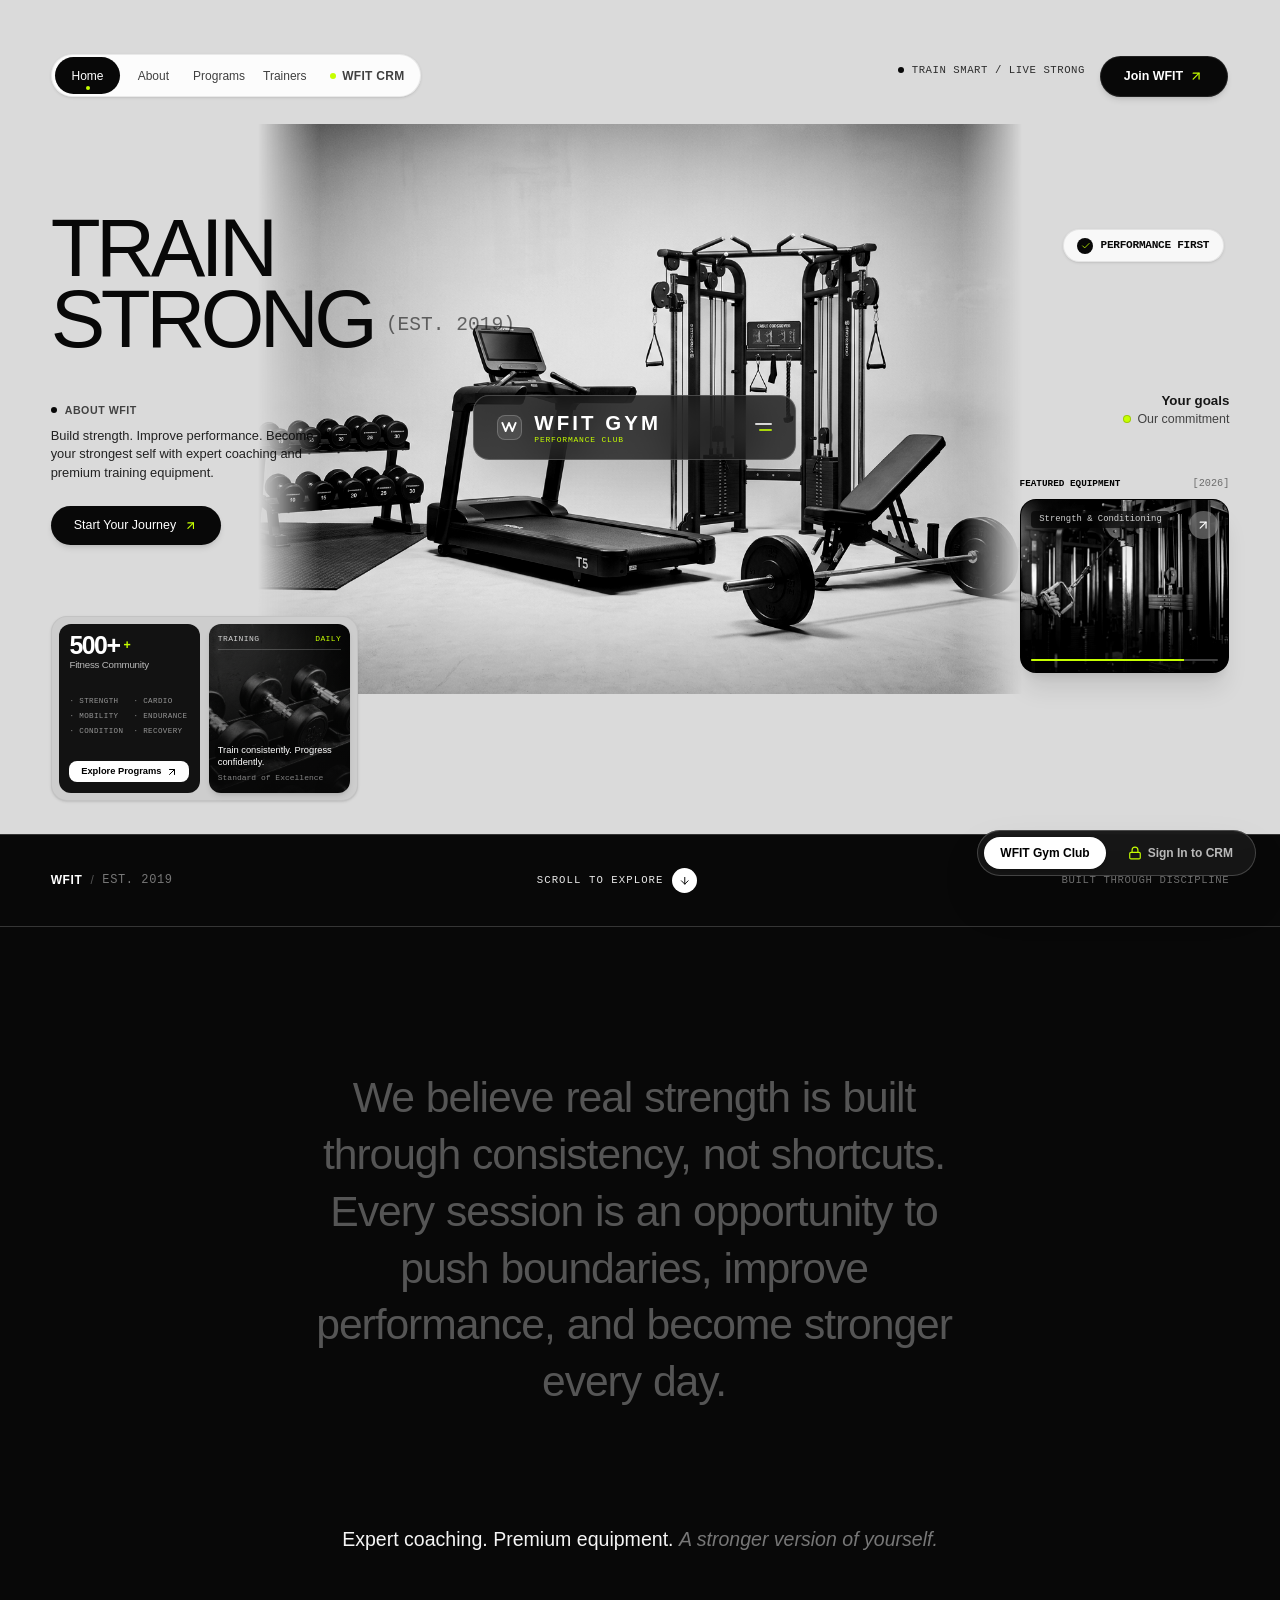
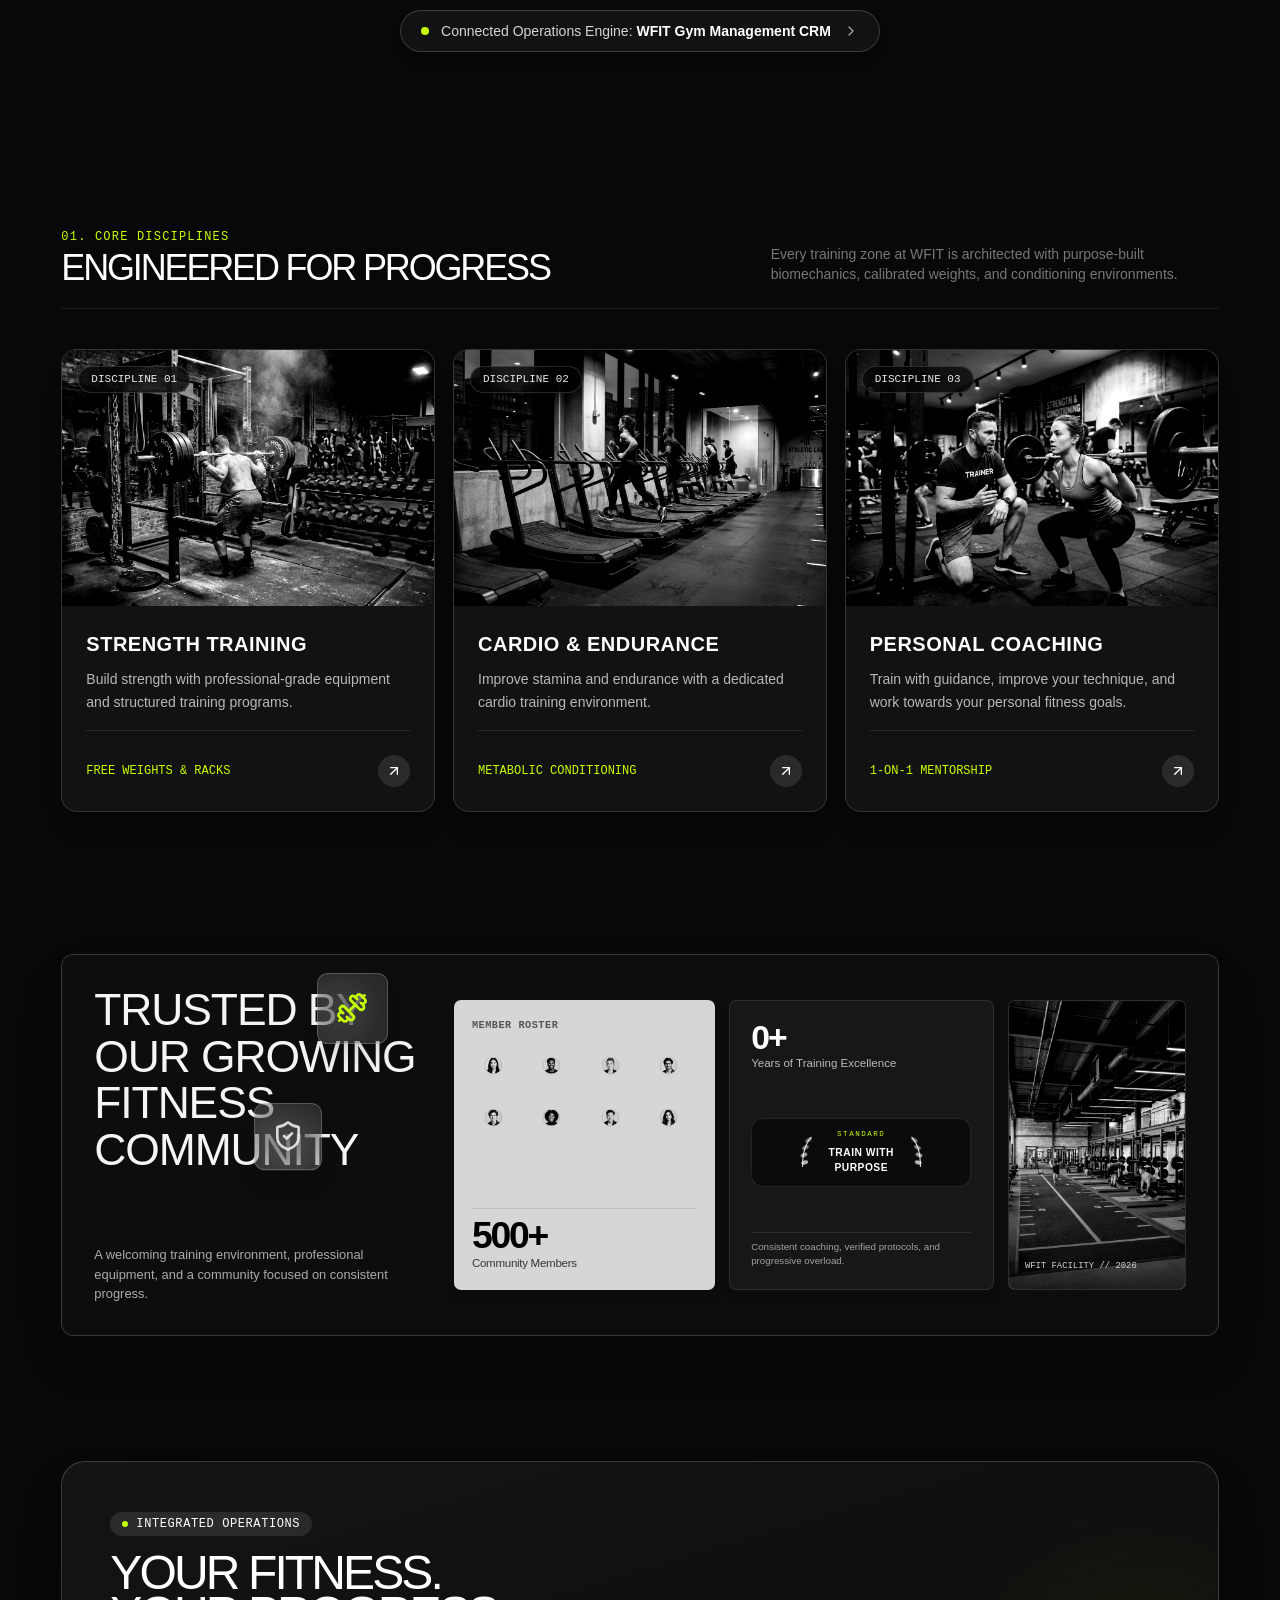
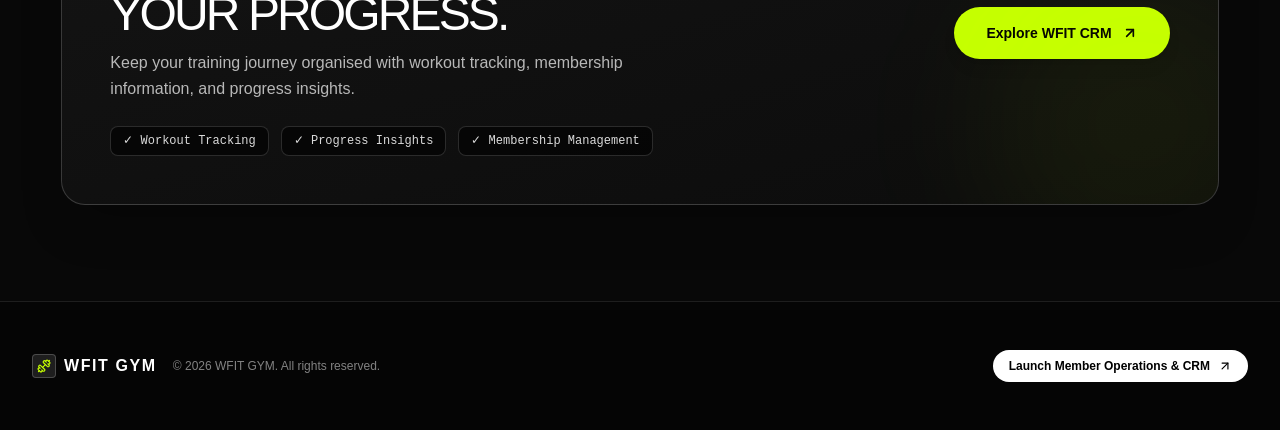
<file: GYM DEMO_files/saved_resource.html>
<!DOCTYPE html>
<!-- saved from url=(0076)https://ais-dev-52lib4mqso74jwaz6hmpj2-269120870868.asia-northeast1.run.app/ -->
<html lang="en"><span id="np-ss-auth-port" data-np-token="" data-np-logged-in="false" data-np-is-pro="false" style="display: none;"></span><head><meta http-equiv="Content-Type" content="text/html; charset=UTF-8">
    <script type="module" src="./client"></script>

    
    <meta name="viewport" content="width=device-width, initial-scale=1.0">
    <title>WFIT GYM — Premium Modern Fitness &amp; Performance Club</title>
    <meta name="description" content="WFIT GYM — Build strength, improve performance, and become your strongest self with expert coaching and premium training equipment.">
    <meta property="og:title" content="WFIT GYM — Premium Modern Fitness &amp; Performance Club">
    <meta property="og:description" content="WFIT GYM — Build strength, improve performance, and become your strongest self with expert coaching and premium training equipment.">
    <meta property="og:type" content="website">
    <meta name="twitter:card" content="summary_large_image">
    <link rel="preconnect" href="https://fonts.googleapis.com/">
    <link rel="preconnect" href="https://fonts.gstatic.com/" crossorigin="">
    <link href="./css2" rel="stylesheet">
  <script src="./_aistudio-iframe.js.download"></script><script src="./html2canvas-pro@2.0.4"></script><style>.aistudio-hover-highlight { box-shadow: inset 0 0 0 0.5px white, inset 0 0 0 1.5px rgba(128,128,128,0.6) !important; }.aistudio-active-highlight { outline: 2px solid #87a9ff !important; outline-offset: -2px !important; box-shadow: 0 0 0 0.5px rgba(0,0,0,0.3), inset 0 0 0 0.5px rgba(0,0,0,0.3) !important; }.aistudio-generating-blur { filter: blur(5px) grayscale(100%) brightness(28%) !important; transition: filter 0.3s ease; }#aistudio-focus-mode-tag { position: absolute; display: none; align-items: center; gap: 4px; background: #87a9ff; border-radius: 12px; z-index: 10000; padding: 8px; color: #32302c; font-family: Inter, sans-serif; font-size: 14px; font-style: normal; font-weight: 500; line-height: 21px; pointer-events: none; }#aistudio-hover-mode-tag { position: absolute; display: none; align-items: center; gap: 4px; background: rgba(128,128,128,0.6); border-radius: 12px; z-index: 10000; padding: 8px; color: white; font-family: Inter, sans-serif; font-size: 14px; font-style: normal; font-weight: 500; line-height: 21px; pointer-events: none; }.aistudio-img-icon { display: none; vertical-align: middle; pointer-events: auto; cursor: pointer; }.aistudio-img-icon.visible { display: inline-flex; }#aistudio-focus-mode-tag .aistudio-img-icon { position: relative; width: 26px; height: 26px; background: #32302c; border-radius: 6px; margin: -4px -4px -4px 0; }#aistudio-focus-mode-tag .aistudio-img-icon::before { content: ""; position: absolute; top: 4px; left: 4px; width: 18px; height: 18px; background-color: white; -webkit-mask-image: url("https://fonts.gstatic.com/s/i/short-term/release/googlesymbols/edit_fix_auto/default/24px.svg"); -webkit-mask-size: contain; -webkit-mask-repeat: no-repeat; mask-image: url("https://fonts.gstatic.com/s/i/short-term/release/googlesymbols/edit_fix_auto/default/24px.svg"); mask-size: contain; mask-repeat: no-repeat; }#aistudio-hover-mode-tag .aistudio-img-icon { position: relative; width: 18px; height: 18px; margin-left: 4px; }#aistudio-hover-mode-tag .aistudio-img-icon::before { content: ""; position: absolute; top: 0; left: 0; width: 18px; height: 18px; background-color: white; -webkit-mask-image: url("https://fonts.gstatic.com/s/i/short-term/release/googlesymbols/edit_fix_auto/default/24px.svg"); -webkit-mask-size: contain; -webkit-mask-repeat: no-repeat; mask-image: url("https://fonts.gstatic.com/s/i/short-term/release/googlesymbols/edit_fix_auto/default/24px.svg"); mask-size: contain; mask-repeat: no-repeat; }#aistudio-focus-mode-tag .aistudio-img-icon:hover, #aistudio-hover-mode-tag .aistudio-img-icon:hover { background: #424242 !important; }#aistudio-focus-mode-tag .aistudio-img-icon:active, #aistudio-hover-mode-tag .aistudio-img-icon:active { background: #393f51 !important; }</style><style type="text/css" data-vite-dev-id="/app/applet/src/index.css">/*! tailwindcss v4.3.3 | MIT License | https://tailwindcss.com */
@layer properties;
@layer theme, base, components, utilities;
@layer theme {
  :root, :host {
    --font-sans: -apple-system, BlinkMacSystemFont, "Segoe UI", Roboto, "Helvetica Neue",
      "Noto Sans", Arial, sans-serif, "Apple Color Emoji", "Segoe UI Emoji",
      "Segoe UI Symbol", "Noto Color Emoji";
    --font-mono: ui-monospace, SFMono-Regular, Menlo, Monaco, Consolas, "Liberation Mono",
      "Courier New", monospace;
    --color-red-200: oklch(88.5% 0.062 18.334);
    --color-red-300: oklch(80.8% 0.114 19.571);
    --color-red-400: oklch(70.4% 0.191 22.216);
    --color-red-500: oklch(63.7% 0.237 25.331);
    --color-red-950: oklch(25.8% 0.092 26.042);
    --color-orange-400: oklch(75% 0.183 55.934);
    --color-orange-500: oklch(70.5% 0.213 47.604);
    --color-amber-300: oklch(87.9% 0.169 91.605);
    --color-amber-400: oklch(82.8% 0.189 84.429);
    --color-amber-500: oklch(76.9% 0.188 70.08);
    --color-amber-950: oklch(27.9% 0.077 45.635);
    --color-emerald-300: oklch(84.5% 0.143 164.978);
    --color-emerald-400: oklch(76.5% 0.177 163.223);
    --color-emerald-500: oklch(69.6% 0.17 162.48);
    --color-emerald-950: oklch(26.2% 0.051 172.552);
    --color-blue-300: oklch(80.9% 0.105 251.813);
    --color-blue-400: oklch(70.7% 0.165 254.624);
    --color-blue-500: oklch(62.3% 0.214 259.815);
    --color-purple-300: oklch(82.7% 0.119 306.383);
    --color-purple-400: oklch(71.4% 0.203 305.504);
    --color-purple-500: oklch(62.7% 0.265 303.9);
    --color-gray-300: oklch(87.2% 0.01 258.338);
    --color-neutral-200: oklch(92.2% 0 none);
    --color-neutral-300: oklch(87% 0 none);
    --color-neutral-400: oklch(70.8% 0 none);
    --color-neutral-700: oklch(37.1% 0 none);
    --color-neutral-800: oklch(26.9% 0 none);
    --color-neutral-900: oklch(20.5% 0 none);
    --color-black: #000;
    --color-white: #fff;
    --spacing: 0.25rem;
    --container-xs: 20rem;
    --container-md: 28rem;
    --container-lg: 32rem;
    --container-xl: 36rem;
    --container-2xl: 42rem;
    --container-3xl: 48rem;
    --container-7xl: 80rem;
    --text-xs: 0.75rem;
    --text-xs--line-height: calc(1 / 0.75);
    --text-sm: 0.875rem;
    --text-sm--line-height: calc(1.25 / 0.875);
    --text-base: 1rem;
    --text-base--line-height: calc(1.5 / 1);
    --text-lg: 1.125rem;
    --text-lg--line-height: calc(1.75 / 1.125);
    --text-xl: 1.25rem;
    --text-xl--line-height: calc(1.75 / 1.25);
    --text-2xl: 1.5rem;
    --text-2xl--line-height: calc(2 / 1.5);
    --text-3xl: 1.875rem;
    --text-3xl--line-height: calc(2.25 / 1.875);
    --text-4xl: 2.25rem;
    --text-4xl--line-height: calc(2.5 / 2.25);
    --text-5xl: 3rem;
    --text-5xl--line-height: 1;
    --text-6xl: 3.75rem;
    --text-6xl--line-height: 1;
    --font-weight-light: 300;
    --font-weight-normal: 400;
    --font-weight-medium: 500;
    --font-weight-semibold: 600;
    --font-weight-bold: 700;
    --tracking-tight: -0.025em;
    --tracking-normal: 0em;
    --tracking-wide: 0.025em;
    --tracking-wider: 0.05em;
    --tracking-widest: 0.1em;
    --leading-tight: 1.25;
    --leading-relaxed: 1.625;
    --radius-lg: 0.5rem;
    --radius-xl: 0.75rem;
    --radius-2xl: 1rem;
    --radius-3xl: 1.5rem;
    --ease-out: cubic-bezier(0, 0, 0.2, 1);
    --animate-spin: spin 1s linear infinite;
    --animate-pulse: pulse 2s cubic-bezier(0.4, 0, 0.6, 1) infinite;
    --blur-sm: 8px;
    --blur-md: 12px;
    --blur-xl: 24px;
    --blur-3xl: 64px;
    --default-transition-duration: 150ms;
    --default-transition-timing-function: cubic-bezier(0.4, 0, 0.2, 1);
    --default-font-family: var(--font-sans);
    --default-mono-font-family: var(--font-mono);
  }
}
@layer base {
  *, ::after, ::before, ::backdrop, ::file-selector-button {
    box-sizing: border-box;
    margin: 0;
    padding: 0;
    border: 0 solid;
  }
  html, :host {
    line-height: 1.5;
    -webkit-text-size-adjust: 100%;
    tab-size: 4;
    font-family: var(--default-font-family, -apple-system, BlinkMacSystemFont, "Segoe UI", Roboto, "Helvetica Neue", "Noto Sans", Arial, sans-serif, "Apple Color Emoji", "Segoe UI Emoji", "Segoe UI Symbol", "Noto Color Emoji");
    font-feature-settings: var(--default-font-feature-settings, normal);
    font-variation-settings: var(--default-font-variation-settings, normal);
    -webkit-tap-highlight-color: transparent;
  }
  hr {
    height: 0;
    color: inherit;
    border-top-width: 1px;
  }
  abbr:where([title]) {
    -webkit-text-decoration: underline dotted;
    text-decoration: underline dotted;
  }
  h1, h2, h3, h4, h5, h6 {
    font-size: inherit;
    font-weight: inherit;
  }
  a {
    color: inherit;
    -webkit-text-decoration: inherit;
    text-decoration: inherit;
  }
  b, strong {
    font-weight: bolder;
  }
  code, kbd, samp, pre {
    font-family: var(--default-mono-font-family, ui-monospace, SFMono-Regular, Menlo, Monaco, Consolas, "Liberation Mono", "Courier New", monospace);
    font-feature-settings: var(--default-mono-font-feature-settings, normal);
    font-variation-settings: var(--default-mono-font-variation-settings, normal);
    font-size: 1em;
  }
  small {
    font-size: 80%;
  }
  sub, sup {
    font-size: 75%;
    line-height: 0;
    position: relative;
    vertical-align: baseline;
  }
  sub {
    bottom: -0.25em;
  }
  sup {
    top: -0.5em;
  }
  table {
    text-indent: 0;
    border-color: inherit;
    border-collapse: collapse;
  }
  :-moz-focusring:where(:not(iframe)) {
    outline: auto;
  }
  progress {
    vertical-align: baseline;
  }
  summary {
    display: list-item;
  }
  ol, ul, menu {
    list-style: none;
  }
  img, svg, video, canvas, audio, iframe, embed, object {
    display: block;
    vertical-align: middle;
  }
  img, video {
    max-width: 100%;
    height: auto;
  }
  button, input, select, optgroup, textarea, ::file-selector-button {
    font: inherit;
    font-feature-settings: inherit;
    font-variation-settings: inherit;
    letter-spacing: inherit;
    color: inherit;
    border-radius: 0;
    background-color: transparent;
    opacity: 1;
  }
  :where(select:is([multiple], [size])) optgroup {
    font-weight: bolder;
  }
  :where(select:is([multiple], [size])) optgroup option {
    padding-inline-start: 20px;
  }
  ::file-selector-button {
    margin-inline-end: 4px;
  }
  ::placeholder {
    opacity: 1;
  }
  @supports (not (-webkit-appearance: -apple-pay-button))  or (contain-intrinsic-size: 1px) {
    ::placeholder {
      color: currentcolor;
      @supports (color: color-mix(in lab, red, red)) {
        color: color-mix(in oklab, currentcolor 50%, transparent);
      }
    }
  }
  textarea {
    resize: vertical;
  }
  ::-webkit-search-decoration {
    -webkit-appearance: none;
  }
  ::-webkit-date-and-time-value {
    min-height: 1lh;
    text-align: inherit;
  }
  ::-webkit-datetime-edit {
    display: inline-flex;
  }
  ::-webkit-datetime-edit-fields-wrapper {
    padding: 0;
  }
  ::-webkit-datetime-edit, ::-webkit-datetime-edit-year-field, ::-webkit-datetime-edit-month-field, ::-webkit-datetime-edit-day-field, ::-webkit-datetime-edit-hour-field, ::-webkit-datetime-edit-minute-field, ::-webkit-datetime-edit-second-field, ::-webkit-datetime-edit-millisecond-field, ::-webkit-datetime-edit-meridiem-field {
    padding-block: 0;
  }
  ::-webkit-calendar-picker-indicator {
    line-height: 1;
  }
  :-moz-ui-invalid {
    box-shadow: none;
  }
  button, input:where([type="button"], [type="reset"], [type="submit"]), ::file-selector-button {
    appearance: button;
  }
  ::-webkit-inner-spin-button, ::-webkit-outer-spin-button {
    height: auto;
  }
  [hidden]:where(:not([hidden="until-found"])) {
    display: none !important;
  }
}
@layer utilities {
  .pointer-events-none {
    pointer-events: none;
  }
  .sr-only {
    position: absolute;
    width: 1px;
    height: 1px;
    padding: 0;
    margin: -1px;
    overflow: hidden;
    clip-path: inset(50%);
    white-space: nowrap;
    border-width: 0;
  }
  .absolute {
    position: absolute;
  }
  .fixed {
    position: fixed;
  }
  .relative {
    position: relative;
  }
  .static {
    position: static;
  }
  .sticky {
    position: sticky;
  }
  .inset-0 {
    inset: 0px;
  }
  .inset-x-3 {
    inset-inline: calc(var(--spacing) * 3);
  }
  .top-0 {
    top: 0px;
  }
  .top-1\/2 {
    top: calc(1 / 2 * 100%);
  }
  .top-4 {
    top: calc(var(--spacing) * 4);
  }
  .top-5 {
    top: calc(var(--spacing) * 5);
  }
  .-right-20 {
    right: calc(var(--spacing) * -20);
  }
  .right-3 {
    right: calc(var(--spacing) * 3);
  }
  .right-4 {
    right: calc(var(--spacing) * 4);
  }
  .right-5 {
    right: calc(var(--spacing) * 5);
  }
  .right-6 {
    right: calc(var(--spacing) * 6);
  }
  .-bottom-20 {
    bottom: calc(var(--spacing) * -20);
  }
  .bottom-1 {
    bottom: var(--spacing);
  }
  .bottom-3 {
    bottom: calc(var(--spacing) * 3);
  }
  .bottom-6 {
    bottom: calc(var(--spacing) * 6);
  }
  .left-3 {
    left: calc(var(--spacing) * 3);
  }
  .left-4 {
    left: calc(var(--spacing) * 4);
  }
  .z-10 {
    z-index: 10;
  }
  .z-20 {
    z-index: 20;
  }
  .z-30 {
    z-index: 30;
  }
  .z-40 {
    z-index: 40;
  }
  .z-50 {
    z-index: 50;
  }
  .mx-2 {
    margin-inline: calc(var(--spacing) * 2);
  }
  .mx-6 {
    margin-inline: calc(var(--spacing) * 6);
  }
  .mx-auto {
    margin-inline: auto;
  }
  .my-3 {
    margin-block: calc(var(--spacing) * 3);
  }
  .my-8 {
    margin-block: calc(var(--spacing) * 8);
  }
  .my-\[calc\(6\*var\(--u\)\)\] {
    margin-block: calc(6 * var(--u));
  }
  .my-\[calc\(8\*var\(--u\)\)\] {
    margin-block: calc(8 * var(--u));
  }
  .-mt-1 {
    margin-top: calc(var(--spacing) * -1);
  }
  .mt-0\.5 {
    margin-top: calc(var(--spacing) * 0.5);
  }
  .mt-1 {
    margin-top: var(--spacing);
  }
  .mt-2 {
    margin-top: calc(var(--spacing) * 2);
  }
  .mt-2\.5 {
    margin-top: calc(var(--spacing) * 2.5);
  }
  .mt-3 {
    margin-top: calc(var(--spacing) * 3);
  }
  .mt-4 {
    margin-top: calc(var(--spacing) * 4);
  }
  .mt-5 {
    margin-top: calc(var(--spacing) * 5);
  }
  .mt-14 {
    margin-top: calc(var(--spacing) * 14);
  }
  .mt-\[calc\(2\*var\(--u\)\)\] {
    margin-top: calc(2 * var(--u));
  }
  .mt-\[calc\(4\*var\(--u\)\)\] {
    margin-top: calc(4 * var(--u));
  }
  .mt-\[calc\(24\*var\(--u\)\)\] {
    margin-top: calc(24 * var(--u));
  }
  .mt-\[calc\(26\*var\(--u\)\)\] {
    margin-top: calc(26 * var(--u));
  }
  .mt-auto {
    margin-top: auto;
  }
  .mr-\[0\.28em\] {
    margin-right: 0.28em;
  }
  .mb-0\.5 {
    margin-bottom: calc(var(--spacing) * 0.5);
  }
  .mb-1 {
    margin-bottom: var(--spacing);
  }
  .mb-1\.5 {
    margin-bottom: calc(var(--spacing) * 1.5);
  }
  .mb-2 {
    margin-bottom: calc(var(--spacing) * 2);
  }
  .mb-2\.5 {
    margin-bottom: calc(var(--spacing) * 2.5);
  }
  .mb-3 {
    margin-bottom: calc(var(--spacing) * 3);
  }
  .mb-4 {
    margin-bottom: calc(var(--spacing) * 4);
  }
  .mb-6 {
    margin-bottom: calc(var(--spacing) * 6);
  }
  .mb-10 {
    margin-bottom: calc(var(--spacing) * 10);
  }
  .mb-\[calc\(8\*var\(--u\)\)\] {
    margin-bottom: calc(8 * var(--u));
  }
  .mb-\[calc\(10\*var\(--u\)\)\] {
    margin-bottom: calc(10 * var(--u));
  }
  .mb-\[calc\(12\*var\(--u\)\)\] {
    margin-bottom: calc(12 * var(--u));
  }
  .ml-\[calc\(14\*var\(--u\)\)\] {
    margin-left: calc(14 * var(--u));
  }
  .line-clamp-1 {
    overflow: hidden;
    display: -webkit-box;
    -webkit-box-orient: vertical;
    -webkit-line-clamp: 1;
  }
  .block {
    display: block;
  }
  .flex {
    display: flex;
  }
  .grid {
    display: grid;
  }
  .hidden {
    display: none;
  }
  .inline-block {
    display: inline-block;
  }
  .inline-flex {
    display: inline-flex;
  }
  .h-1 {
    height: var(--spacing);
  }
  .h-1\.5 {
    height: calc(var(--spacing) * 1.5);
  }
  .h-2 {
    height: calc(var(--spacing) * 2);
  }
  .h-2\.5 {
    height: calc(var(--spacing) * 2.5);
  }
  .h-3 {
    height: calc(var(--spacing) * 3);
  }
  .h-3\.5 {
    height: calc(var(--spacing) * 3.5);
  }
  .h-4 {
    height: calc(var(--spacing) * 4);
  }
  .h-5 {
    height: calc(var(--spacing) * 5);
  }
  .h-6 {
    height: calc(var(--spacing) * 6);
  }
  .h-7 {
    height: calc(var(--spacing) * 7);
  }
  .h-8 {
    height: calc(var(--spacing) * 8);
  }
  .h-9 {
    height: calc(var(--spacing) * 9);
  }
  .h-10 {
    height: calc(var(--spacing) * 10);
  }
  .h-11 {
    height: calc(var(--spacing) * 11);
  }
  .h-12 {
    height: calc(var(--spacing) * 12);
  }
  .h-16 {
    height: calc(var(--spacing) * 16);
  }
  .h-64 {
    height: calc(var(--spacing) * 64);
  }
  .h-80 {
    height: calc(var(--spacing) * 80);
  }
  .h-\[360px\] {
    height: 360px;
  }
  .h-\[calc\(2\*var\(--u\)\)\] {
    height: calc(2 * var(--u));
  }
  .h-\[calc\(3\*var\(--u\)\)\] {
    height: calc(3 * var(--u));
  }
  .h-\[calc\(11\*var\(--u\)\)\] {
    height: calc(11 * var(--u));
  }
  .h-\[calc\(13\*var\(--u\)\)\] {
    height: calc(13 * var(--u));
  }
  .h-\[calc\(15\*var\(--u\)\)\] {
    height: calc(15 * var(--u));
  }
  .h-\[calc\(16\*var\(--u\)\)\] {
    height: calc(16 * var(--u));
  }
  .h-\[calc\(18\*var\(--u\)\)\] {
    height: calc(18 * var(--u));
  }
  .h-\[calc\(28\*var\(--u\)\)\] {
    height: calc(28 * var(--u));
  }
  .h-\[calc\(32\*var\(--u\)\)\] {
    height: calc(32 * var(--u));
  }
  .h-\[calc\(44\*var\(--u\)\)\] {
    height: calc(44 * var(--u));
  }
  .h-full {
    height: 100%;
  }
  .max-h-80 {
    max-height: calc(var(--spacing) * 80);
  }
  .max-h-\[60vh\] {
    max-height: 60vh;
  }
  .min-h-screen {
    min-height: 100vh;
  }
  .w-1 {
    width: var(--spacing);
  }
  .w-1\.5 {
    width: calc(var(--spacing) * 1.5);
  }
  .w-2 {
    width: calc(var(--spacing) * 2);
  }
  .w-2\.5 {
    width: calc(var(--spacing) * 2.5);
  }
  .w-3 {
    width: calc(var(--spacing) * 3);
  }
  .w-3\.5 {
    width: calc(var(--spacing) * 3.5);
  }
  .w-3\/4 {
    width: calc(3 / 4 * 100%);
  }
  .w-4 {
    width: calc(var(--spacing) * 4);
  }
  .w-5 {
    width: calc(var(--spacing) * 5);
  }
  .w-6 {
    width: calc(var(--spacing) * 6);
  }
  .w-7 {
    width: calc(var(--spacing) * 7);
  }
  .w-8 {
    width: calc(var(--spacing) * 8);
  }
  .w-9 {
    width: calc(var(--spacing) * 9);
  }
  .w-10 {
    width: calc(var(--spacing) * 10);
  }
  .w-11 {
    width: calc(var(--spacing) * 11);
  }
  .w-12 {
    width: calc(var(--spacing) * 12);
  }
  .w-16 {
    width: calc(var(--spacing) * 16);
  }
  .w-48 {
    width: calc(var(--spacing) * 48);
  }
  .w-72 {
    width: calc(var(--spacing) * 72);
  }
  .w-80 {
    width: calc(var(--spacing) * 80);
  }
  .w-\[calc\(11\*var\(--u\)\)\] {
    width: calc(11 * var(--u));
  }
  .w-\[calc\(13\*var\(--u\)\)\] {
    width: calc(13 * var(--u));
  }
  .w-\[calc\(15\*var\(--u\)\)\] {
    width: calc(15 * var(--u));
  }
  .w-\[calc\(16\*var\(--u\)\)\] {
    width: calc(16 * var(--u));
  }
  .w-\[calc\(18\*var\(--u\)\)\] {
    width: calc(18 * var(--u));
  }
  .w-\[calc\(20\*var\(--u\)\)\] {
    width: calc(20 * var(--u));
  }
  .w-\[calc\(28\*var\(--u\)\)\] {
    width: calc(28 * var(--u));
  }
  .w-\[calc\(32\*var\(--u\)\)\] {
    width: calc(32 * var(--u));
  }
  .w-\[calc\(74\*var\(--u\)\)\] {
    width: calc(74 * var(--u));
  }
  .w-full {
    width: 100%;
  }
  .max-w-2xl {
    max-width: var(--container-2xl);
  }
  .max-w-3xl {
    max-width: var(--container-3xl);
  }
  .max-w-7xl {
    max-width: var(--container-7xl);
  }
  .max-w-\[calc\(320\*var\(--u\)\)\] {
    max-width: calc(320 * var(--u));
  }
  .max-w-lg {
    max-width: var(--container-lg);
  }
  .max-w-md {
    max-width: var(--container-md);
  }
  .max-w-xl {
    max-width: var(--container-xl);
  }
  .max-w-xs {
    max-width: var(--container-xs);
  }
  .min-w-max {
    min-width: max-content;
  }
  .flex-1 {
    flex: 1;
  }
  .shrink-0 {
    flex-shrink: 0;
  }
  .-translate-y-1\/2 {
    --tw-translate-y: calc(calc(1 / 2 * 100%) * -1);
    translate: var(--tw-translate-x) var(--tw-translate-y);
  }
  .transform {
    transform: var(--tw-rotate-x,) var(--tw-rotate-y,) var(--tw-rotate-z,) var(--tw-skew-x,) var(--tw-skew-y,);
  }
  .animate-pulse {
    animation: var(--animate-pulse);
  }
  .animate-spin {
    animation: var(--animate-spin);
  }
  .cursor-pointer {
    cursor: pointer;
  }
  .grid-cols-1 {
    grid-template-columns: repeat(1, minmax(0, 1fr));
  }
  .grid-cols-2 {
    grid-template-columns: repeat(2, minmax(0, 1fr));
  }
  .grid-cols-3 {
    grid-template-columns: repeat(3, minmax(0, 1fr));
  }
  .grid-cols-4 {
    grid-template-columns: repeat(4, minmax(0, 1fr));
  }
  .flex-col {
    flex-direction: column;
  }
  .flex-wrap {
    flex-wrap: wrap;
  }
  .items-center {
    align-items: center;
  }
  .items-end {
    align-items: flex-end;
  }
  .items-start {
    align-items: flex-start;
  }
  .justify-between {
    justify-content: space-between;
  }
  .justify-center {
    justify-content: center;
  }
  .justify-end {
    justify-content: flex-end;
  }
  .gap-1 {
    gap: var(--spacing);
  }
  .gap-1\.5 {
    gap: calc(var(--spacing) * 1.5);
  }
  .gap-2 {
    gap: calc(var(--spacing) * 2);
  }
  .gap-2\.5 {
    gap: calc(var(--spacing) * 2.5);
  }
  .gap-3 {
    gap: calc(var(--spacing) * 3);
  }
  .gap-4 {
    gap: calc(var(--spacing) * 4);
  }
  .gap-6 {
    gap: calc(var(--spacing) * 6);
  }
  .gap-7 {
    gap: calc(var(--spacing) * 7);
  }
  .gap-8 {
    gap: calc(var(--spacing) * 8);
  }
  .gap-\[calc\(5\*var\(--u\)\)\] {
    gap: calc(5 * var(--u));
  }
  .gap-\[calc\(8\*var\(--u\)\)\] {
    gap: calc(8 * var(--u));
  }
  .gap-\[calc\(10\*var\(--u\)\)\] {
    gap: calc(10 * var(--u));
  }
  .gap-\[calc\(14\*var\(--u\)\)\] {
    gap: calc(14 * var(--u));
  }
  .gap-\[calc\(16\*var\(--u\)\)\] {
    gap: calc(16 * var(--u));
  }
  .gap-\[calc\(20\*var\(--u\)\)\] {
    gap: calc(20 * var(--u));
  }
  .gap-\[calc\(24\*var\(--u\)\)\] {
    gap: calc(24 * var(--u));
  }
  :where(.space-y-1 > :not(:last-child)) {
    --tw-space-y-reverse: 0;
    margin-block-start: calc(var(--spacing) * var(--tw-space-y-reverse));
    margin-block-end: calc(var(--spacing) * calc(1 - var(--tw-space-y-reverse)));
  }
  :where(.space-y-2 > :not(:last-child)) {
    --tw-space-y-reverse: 0;
    margin-block-start: calc(calc(var(--spacing) * 2) * var(--tw-space-y-reverse));
    margin-block-end: calc(calc(var(--spacing) * 2) * calc(1 - var(--tw-space-y-reverse)));
  }
  :where(.space-y-3 > :not(:last-child)) {
    --tw-space-y-reverse: 0;
    margin-block-start: calc(calc(var(--spacing) * 3) * var(--tw-space-y-reverse));
    margin-block-end: calc(calc(var(--spacing) * 3) * calc(1 - var(--tw-space-y-reverse)));
  }
  :where(.space-y-4 > :not(:last-child)) {
    --tw-space-y-reverse: 0;
    margin-block-start: calc(calc(var(--spacing) * 4) * var(--tw-space-y-reverse));
    margin-block-end: calc(calc(var(--spacing) * 4) * calc(1 - var(--tw-space-y-reverse)));
  }
  :where(.space-y-5 > :not(:last-child)) {
    --tw-space-y-reverse: 0;
    margin-block-start: calc(calc(var(--spacing) * 5) * var(--tw-space-y-reverse));
    margin-block-end: calc(calc(var(--spacing) * 5) * calc(1 - var(--tw-space-y-reverse)));
  }
  :where(.space-y-6 > :not(:last-child)) {
    --tw-space-y-reverse: 0;
    margin-block-start: calc(calc(var(--spacing) * 6) * var(--tw-space-y-reverse));
    margin-block-end: calc(calc(var(--spacing) * 6) * calc(1 - var(--tw-space-y-reverse)));
  }
  .gap-x-2 {
    column-gap: calc(var(--spacing) * 2);
  }
  .gap-y-1 {
    row-gap: var(--spacing);
  }
  :where(.divide-y > :not(:last-child)) {
    --tw-divide-y-reverse: 0;
    border-bottom-style: var(--tw-border-style);
    border-top-style: var(--tw-border-style);
    border-top-width: calc(1px * var(--tw-divide-y-reverse));
    border-bottom-width: calc(1px * calc(1 - var(--tw-divide-y-reverse)));
  }
  :where(.divide-white\/5 > :not(:last-child)) {
    border-color: color-mix(in srgb, #fff 5%, transparent);
    @supports (color: color-mix(in lab, red, red)) {
      border-color: color-mix(in oklab, var(--color-white) 5%, transparent);
    }
  }
  .self-end {
    align-self: flex-end;
  }
  .self-start {
    align-self: flex-start;
  }
  .truncate {
    overflow: hidden;
    text-overflow: ellipsis;
    white-space: nowrap;
  }
  .overflow-hidden {
    overflow: hidden;
  }
  .overflow-visible {
    overflow: visible;
  }
  .overflow-x-auto {
    overflow-x: auto;
  }
  .overflow-x-hidden {
    overflow-x: hidden;
  }
  .overflow-y-auto {
    overflow-y: auto;
  }
  .rounded {
    border-radius: 0.25rem;
  }
  .rounded-2xl {
    border-radius: var(--radius-2xl);
  }
  .rounded-3xl {
    border-radius: var(--radius-3xl);
  }
  .rounded-\[calc\(8\*var\(--u\)\)\] {
    border-radius: calc(8 * var(--u));
  }
  .rounded-\[calc\(12\*var\(--u\)\)\] {
    border-radius: calc(12 * var(--u));
  }
  .rounded-\[calc\(14\*var\(--u\)\)\] {
    border-radius: calc(14 * var(--u));
  }
  .rounded-full {
    border-radius: calc(infinity * 1px);
  }
  .rounded-lg {
    border-radius: var(--radius-lg);
  }
  .rounded-xl {
    border-radius: var(--radius-xl);
  }
  .border {
    border-style: var(--tw-border-style);
    border-width: 1px;
  }
  .border-2 {
    border-style: var(--tw-border-style);
    border-width: 2px;
  }
  .border-y {
    border-block-style: var(--tw-border-style);
    border-block-width: 1px;
  }
  .border-t {
    border-top-style: var(--tw-border-style);
    border-top-width: 1px;
  }
  .border-b {
    border-bottom-style: var(--tw-border-style);
    border-bottom-width: 1px;
  }
  .border-\[\#C6FF00\] {
    border-color: #C6FF00;
  }
  .border-\[\#C6FF00\]\/30 {
    border-color: color-mix(in oklab, #C6FF00 30%, transparent);
  }
  .border-\[\#C6FF00\]\/40 {
    border-color: color-mix(in oklab, #C6FF00 40%, transparent);
  }
  .border-amber-500\/30 {
    border-color: color-mix(in srgb, oklch(76.9% 0.188 70.08) 30%, transparent);
    @supports (color: color-mix(in lab, red, red)) {
      border-color: color-mix(in oklab, var(--color-amber-500) 30%, transparent);
    }
  }
  .border-amber-500\/40 {
    border-color: color-mix(in srgb, oklch(76.9% 0.188 70.08) 40%, transparent);
    @supports (color: color-mix(in lab, red, red)) {
      border-color: color-mix(in oklab, var(--color-amber-500) 40%, transparent);
    }
  }
  .border-black\/5 {
    border-color: color-mix(in srgb, #000 5%, transparent);
    @supports (color: color-mix(in lab, red, red)) {
      border-color: color-mix(in oklab, var(--color-black) 5%, transparent);
    }
  }
  .border-black\/8 {
    border-color: color-mix(in srgb, #000 8%, transparent);
    @supports (color: color-mix(in lab, red, red)) {
      border-color: color-mix(in oklab, var(--color-black) 8%, transparent);
    }
  }
  .border-black\/10 {
    border-color: color-mix(in srgb, #000 10%, transparent);
    @supports (color: color-mix(in lab, red, red)) {
      border-color: color-mix(in oklab, var(--color-black) 10%, transparent);
    }
  }
  .border-black\/20 {
    border-color: color-mix(in srgb, #000 20%, transparent);
    @supports (color: color-mix(in lab, red, red)) {
      border-color: color-mix(in oklab, var(--color-black) 20%, transparent);
    }
  }
  .border-blue-500\/30 {
    border-color: color-mix(in srgb, oklch(62.3% 0.214 259.815) 30%, transparent);
    @supports (color: color-mix(in lab, red, red)) {
      border-color: color-mix(in oklab, var(--color-blue-500) 30%, transparent);
    }
  }
  .border-blue-500\/40 {
    border-color: color-mix(in srgb, oklch(62.3% 0.214 259.815) 40%, transparent);
    @supports (color: color-mix(in lab, red, red)) {
      border-color: color-mix(in oklab, var(--color-blue-500) 40%, transparent);
    }
  }
  .border-emerald-500\/30 {
    border-color: color-mix(in srgb, oklch(69.6% 0.17 162.48) 30%, transparent);
    @supports (color: color-mix(in lab, red, red)) {
      border-color: color-mix(in oklab, var(--color-emerald-500) 30%, transparent);
    }
  }
  .border-emerald-500\/40 {
    border-color: color-mix(in srgb, oklch(69.6% 0.17 162.48) 40%, transparent);
    @supports (color: color-mix(in lab, red, red)) {
      border-color: color-mix(in oklab, var(--color-emerald-500) 40%, transparent);
    }
  }
  .border-emerald-500\/60 {
    border-color: color-mix(in srgb, oklch(69.6% 0.17 162.48) 60%, transparent);
    @supports (color: color-mix(in lab, red, red)) {
      border-color: color-mix(in oklab, var(--color-emerald-500) 60%, transparent);
    }
  }
  .border-orange-500\/30 {
    border-color: color-mix(in srgb, oklch(70.5% 0.213 47.604) 30%, transparent);
    @supports (color: color-mix(in lab, red, red)) {
      border-color: color-mix(in oklab, var(--color-orange-500) 30%, transparent);
    }
  }
  .border-purple-400\/40 {
    border-color: color-mix(in srgb, oklch(71.4% 0.203 305.504) 40%, transparent);
    @supports (color: color-mix(in lab, red, red)) {
      border-color: color-mix(in oklab, var(--color-purple-400) 40%, transparent);
    }
  }
  .border-purple-500\/30 {
    border-color: color-mix(in srgb, oklch(62.7% 0.265 303.9) 30%, transparent);
    @supports (color: color-mix(in lab, red, red)) {
      border-color: color-mix(in oklab, var(--color-purple-500) 30%, transparent);
    }
  }
  .border-purple-500\/40 {
    border-color: color-mix(in srgb, oklch(62.7% 0.265 303.9) 40%, transparent);
    @supports (color: color-mix(in lab, red, red)) {
      border-color: color-mix(in oklab, var(--color-purple-500) 40%, transparent);
    }
  }
  .border-red-500\/30 {
    border-color: color-mix(in srgb, oklch(63.7% 0.237 25.331) 30%, transparent);
    @supports (color: color-mix(in lab, red, red)) {
      border-color: color-mix(in oklab, var(--color-red-500) 30%, transparent);
    }
  }
  .border-red-500\/40 {
    border-color: color-mix(in srgb, oklch(63.7% 0.237 25.331) 40%, transparent);
    @supports (color: color-mix(in lab, red, red)) {
      border-color: color-mix(in oklab, var(--color-red-500) 40%, transparent);
    }
  }
  .border-red-500\/50 {
    border-color: color-mix(in srgb, oklch(63.7% 0.237 25.331) 50%, transparent);
    @supports (color: color-mix(in lab, red, red)) {
      border-color: color-mix(in oklab, var(--color-red-500) 50%, transparent);
    }
  }
  .border-red-500\/60 {
    border-color: color-mix(in srgb, oklch(63.7% 0.237 25.331) 60%, transparent);
    @supports (color: color-mix(in lab, red, red)) {
      border-color: color-mix(in oklab, var(--color-red-500) 60%, transparent);
    }
  }
  .border-white {
    border-color: var(--color-white);
  }
  .border-white\/5 {
    border-color: color-mix(in srgb, #fff 5%, transparent);
    @supports (color: color-mix(in lab, red, red)) {
      border-color: color-mix(in oklab, var(--color-white) 5%, transparent);
    }
  }
  .border-white\/10 {
    border-color: color-mix(in srgb, #fff 10%, transparent);
    @supports (color: color-mix(in lab, red, red)) {
      border-color: color-mix(in oklab, var(--color-white) 10%, transparent);
    }
  }
  .border-white\/14 {
    border-color: color-mix(in srgb, #fff 14%, transparent);
    @supports (color: color-mix(in lab, red, red)) {
      border-color: color-mix(in oklab, var(--color-white) 14%, transparent);
    }
  }
  .border-white\/15 {
    border-color: color-mix(in srgb, #fff 15%, transparent);
    @supports (color: color-mix(in lab, red, red)) {
      border-color: color-mix(in oklab, var(--color-white) 15%, transparent);
    }
  }
  .border-white\/18 {
    border-color: color-mix(in srgb, #fff 18%, transparent);
    @supports (color: color-mix(in lab, red, red)) {
      border-color: color-mix(in oklab, var(--color-white) 18%, transparent);
    }
  }
  .border-white\/20 {
    border-color: color-mix(in srgb, #fff 20%, transparent);
    @supports (color: color-mix(in lab, red, red)) {
      border-color: color-mix(in oklab, var(--color-white) 20%, transparent);
    }
  }
  .border-white\/30 {
    border-color: color-mix(in srgb, #fff 30%, transparent);
    @supports (color: color-mix(in lab, red, red)) {
      border-color: color-mix(in oklab, var(--color-white) 30%, transparent);
    }
  }
  .border-white\/\[0\.18\] {
    border-color: color-mix(in srgb, #fff 18%, transparent);
    @supports (color: color-mix(in lab, red, red)) {
      border-color: color-mix(in oklab, var(--color-white) 18%, transparent);
    }
  }
  .border-t-transparent {
    border-top-color: transparent;
  }
  .bg-\[\#0b0b0b\] {
    background-color: #0b0b0b;
  }
  .bg-\[\#0c0c0c\] {
    background-color: #0c0c0c;
  }
  .bg-\[\#0d0d0d\] {
    background-color: #0d0d0d;
  }
  .bg-\[\#0e0e0e\] {
    background-color: #0e0e0e;
  }
  .bg-\[\#0f0f0f\] {
    background-color: #0f0f0f;
  }
  .bg-\[\#050505\] {
    background-color: #050505;
  }
  .bg-\[\#080808\] {
    background-color: #080808;
  }
  .bg-\[\#080808\]\/75 {
    background-color: color-mix(in oklab, #080808 75%, transparent);
  }
  .bg-\[\#080808\]\/85 {
    background-color: color-mix(in oklab, #080808 85%, transparent);
  }
  .bg-\[\#121212\] {
    background-color: #121212;
  }
  .bg-\[\#141414\] {
    background-color: #141414;
  }
  .bg-\[\#171717\] {
    background-color: #171717;
  }
  .bg-\[\#C6FF00\] {
    background-color: #C6FF00;
  }
  .bg-\[\#C6FF00\]\/5 {
    background-color: color-mix(in oklab, #C6FF00 5%, transparent);
  }
  .bg-\[\#C6FF00\]\/20 {
    background-color: color-mix(in oklab, #C6FF00 20%, transparent);
  }
  .bg-\[\#DADADA\] {
    background-color: #DADADA;
  }
  .bg-\[\#cdcdcd\] {
    background-color: #cdcdcd;
  }
  .bg-\[\#d6d6d6\] {
    background-color: #d6d6d6;
  }
  .bg-amber-500 {
    background-color: var(--color-amber-500);
  }
  .bg-amber-500\/10 {
    background-color: color-mix(in srgb, oklch(76.9% 0.188 70.08) 10%, transparent);
    @supports (color: color-mix(in lab, red, red)) {
      background-color: color-mix(in oklab, var(--color-amber-500) 10%, transparent);
    }
  }
  .bg-amber-500\/20 {
    background-color: color-mix(in srgb, oklch(76.9% 0.188 70.08) 20%, transparent);
    @supports (color: color-mix(in lab, red, red)) {
      background-color: color-mix(in oklab, var(--color-amber-500) 20%, transparent);
    }
  }
  .bg-amber-950\/40 {
    background-color: color-mix(in srgb, oklch(27.9% 0.077 45.635) 40%, transparent);
    @supports (color: color-mix(in lab, red, red)) {
      background-color: color-mix(in oklab, var(--color-amber-950) 40%, transparent);
    }
  }
  .bg-black {
    background-color: var(--color-black);
  }
  .bg-black\/10 {
    background-color: color-mix(in srgb, #000 10%, transparent);
    @supports (color: color-mix(in lab, red, red)) {
      background-color: color-mix(in oklab, var(--color-black) 10%, transparent);
    }
  }
  .bg-black\/40 {
    background-color: color-mix(in srgb, #000 40%, transparent);
    @supports (color: color-mix(in lab, red, red)) {
      background-color: color-mix(in oklab, var(--color-black) 40%, transparent);
    }
  }
  .bg-black\/50 {
    background-color: color-mix(in srgb, #000 50%, transparent);
    @supports (color: color-mix(in lab, red, red)) {
      background-color: color-mix(in oklab, var(--color-black) 50%, transparent);
    }
  }
  .bg-black\/60 {
    background-color: color-mix(in srgb, #000 60%, transparent);
    @supports (color: color-mix(in lab, red, red)) {
      background-color: color-mix(in oklab, var(--color-black) 60%, transparent);
    }
  }
  .bg-black\/70 {
    background-color: color-mix(in srgb, #000 70%, transparent);
    @supports (color: color-mix(in lab, red, red)) {
      background-color: color-mix(in oklab, var(--color-black) 70%, transparent);
    }
  }
  .bg-black\/80 {
    background-color: color-mix(in srgb, #000 80%, transparent);
    @supports (color: color-mix(in lab, red, red)) {
      background-color: color-mix(in oklab, var(--color-black) 80%, transparent);
    }
  }
  .bg-black\/85 {
    background-color: color-mix(in srgb, #000 85%, transparent);
    @supports (color: color-mix(in lab, red, red)) {
      background-color: color-mix(in oklab, var(--color-black) 85%, transparent);
    }
  }
  .bg-black\/92 {
    background-color: color-mix(in srgb, #000 92%, transparent);
    @supports (color: color-mix(in lab, red, red)) {
      background-color: color-mix(in oklab, var(--color-black) 92%, transparent);
    }
  }
  .bg-blue-400 {
    background-color: var(--color-blue-400);
  }
  .bg-blue-500\/20 {
    background-color: color-mix(in srgb, oklch(62.3% 0.214 259.815) 20%, transparent);
    @supports (color: color-mix(in lab, red, red)) {
      background-color: color-mix(in oklab, var(--color-blue-500) 20%, transparent);
    }
  }
  .bg-emerald-400 {
    background-color: var(--color-emerald-400);
  }
  .bg-emerald-500 {
    background-color: var(--color-emerald-500);
  }
  .bg-emerald-500\/20 {
    background-color: color-mix(in srgb, oklch(69.6% 0.17 162.48) 20%, transparent);
    @supports (color: color-mix(in lab, red, red)) {
      background-color: color-mix(in oklab, var(--color-emerald-500) 20%, transparent);
    }
  }
  .bg-emerald-950\/20 {
    background-color: color-mix(in srgb, oklch(26.2% 0.051 172.552) 20%, transparent);
    @supports (color: color-mix(in lab, red, red)) {
      background-color: color-mix(in oklab, var(--color-emerald-950) 20%, transparent);
    }
  }
  .bg-emerald-950\/40 {
    background-color: color-mix(in srgb, oklch(26.2% 0.051 172.552) 40%, transparent);
    @supports (color: color-mix(in lab, red, red)) {
      background-color: color-mix(in oklab, var(--color-emerald-950) 40%, transparent);
    }
  }
  .bg-neutral-700 {
    background-color: var(--color-neutral-700);
  }
  .bg-neutral-800 {
    background-color: var(--color-neutral-800);
  }
  .bg-neutral-900 {
    background-color: var(--color-neutral-900);
  }
  .bg-neutral-900\/95 {
    background-color: color-mix(in srgb, oklch(20.5% 0 none) 95%, transparent);
    @supports (color: color-mix(in lab, red, red)) {
      background-color: color-mix(in oklab, var(--color-neutral-900) 95%, transparent);
    }
  }
  .bg-orange-500\/20 {
    background-color: color-mix(in srgb, oklch(70.5% 0.213 47.604) 20%, transparent);
    @supports (color: color-mix(in lab, red, red)) {
      background-color: color-mix(in oklab, var(--color-orange-500) 20%, transparent);
    }
  }
  .bg-purple-400 {
    background-color: var(--color-purple-400);
  }
  .bg-purple-500\/20 {
    background-color: color-mix(in srgb, oklch(62.7% 0.265 303.9) 20%, transparent);
    @supports (color: color-mix(in lab, red, red)) {
      background-color: color-mix(in oklab, var(--color-purple-500) 20%, transparent);
    }
  }
  .bg-red-500 {
    background-color: var(--color-red-500);
  }
  .bg-red-500\/15 {
    background-color: color-mix(in srgb, oklch(63.7% 0.237 25.331) 15%, transparent);
    @supports (color: color-mix(in lab, red, red)) {
      background-color: color-mix(in oklab, var(--color-red-500) 15%, transparent);
    }
  }
  .bg-red-500\/20 {
    background-color: color-mix(in srgb, oklch(63.7% 0.237 25.331) 20%, transparent);
    @supports (color: color-mix(in lab, red, red)) {
      background-color: color-mix(in oklab, var(--color-red-500) 20%, transparent);
    }
  }
  .bg-red-950\/20 {
    background-color: color-mix(in srgb, oklch(25.8% 0.092 26.042) 20%, transparent);
    @supports (color: color-mix(in lab, red, red)) {
      background-color: color-mix(in oklab, var(--color-red-950) 20%, transparent);
    }
  }
  .bg-red-950\/40 {
    background-color: color-mix(in srgb, oklch(25.8% 0.092 26.042) 40%, transparent);
    @supports (color: color-mix(in lab, red, red)) {
      background-color: color-mix(in oklab, var(--color-red-950) 40%, transparent);
    }
  }
  .bg-red-950\/60 {
    background-color: color-mix(in srgb, oklch(25.8% 0.092 26.042) 60%, transparent);
    @supports (color: color-mix(in lab, red, red)) {
      background-color: color-mix(in oklab, var(--color-red-950) 60%, transparent);
    }
  }
  .bg-red-950\/70 {
    background-color: color-mix(in srgb, oklch(25.8% 0.092 26.042) 70%, transparent);
    @supports (color: color-mix(in lab, red, red)) {
      background-color: color-mix(in oklab, var(--color-red-950) 70%, transparent);
    }
  }
  .bg-transparent {
    background-color: transparent;
  }
  .bg-white {
    background-color: var(--color-white);
  }
  .bg-white\/5 {
    background-color: color-mix(in srgb, #fff 5%, transparent);
    @supports (color: color-mix(in lab, red, red)) {
      background-color: color-mix(in oklab, var(--color-white) 5%, transparent);
    }
  }
  .bg-white\/10 {
    background-color: color-mix(in srgb, #fff 10%, transparent);
    @supports (color: color-mix(in lab, red, red)) {
      background-color: color-mix(in oklab, var(--color-white) 10%, transparent);
    }
  }
  .bg-white\/15 {
    background-color: color-mix(in srgb, #fff 15%, transparent);
    @supports (color: color-mix(in lab, red, red)) {
      background-color: color-mix(in oklab, var(--color-white) 15%, transparent);
    }
  }
  .bg-white\/25 {
    background-color: color-mix(in srgb, #fff 25%, transparent);
    @supports (color: color-mix(in lab, red, red)) {
      background-color: color-mix(in oklab, var(--color-white) 25%, transparent);
    }
  }
  .bg-white\/30 {
    background-color: color-mix(in srgb, #fff 30%, transparent);
    @supports (color: color-mix(in lab, red, red)) {
      background-color: color-mix(in oklab, var(--color-white) 30%, transparent);
    }
  }
  .bg-white\/80 {
    background-color: color-mix(in srgb, #fff 80%, transparent);
    @supports (color: color-mix(in lab, red, red)) {
      background-color: color-mix(in oklab, var(--color-white) 80%, transparent);
    }
  }
  .bg-white\/90 {
    background-color: color-mix(in srgb, #fff 90%, transparent);
    @supports (color: color-mix(in lab, red, red)) {
      background-color: color-mix(in oklab, var(--color-white) 90%, transparent);
    }
  }
  .bg-white\/92 {
    background-color: color-mix(in srgb, #fff 92%, transparent);
    @supports (color: color-mix(in lab, red, red)) {
      background-color: color-mix(in oklab, var(--color-white) 92%, transparent);
    }
  }
  .bg-gradient-to-b {
    --tw-gradient-position: to bottom in oklab;
    background-image: linear-gradient(var(--tw-gradient-stops));
  }
  .bg-gradient-to-br {
    --tw-gradient-position: to bottom right in oklab;
    background-image: linear-gradient(var(--tw-gradient-stops));
  }
  .bg-gradient-to-r {
    --tw-gradient-position: to right in oklab;
    background-image: linear-gradient(var(--tw-gradient-stops));
  }
  .bg-gradient-to-t {
    --tw-gradient-position: to top in oklab;
    background-image: linear-gradient(var(--tw-gradient-stops));
  }
  .from-\[\#141414\] {
    --tw-gradient-from: #141414;
    --tw-gradient-stops: var(--tw-gradient-via-stops, var(--tw-gradient-position), var(--tw-gradient-from) var(--tw-gradient-from-position), var(--tw-gradient-to) var(--tw-gradient-to-position));
  }
  .from-\[\#171717\] {
    --tw-gradient-from: #171717;
    --tw-gradient-stops: var(--tw-gradient-via-stops, var(--tw-gradient-position), var(--tw-gradient-from) var(--tw-gradient-from-position), var(--tw-gradient-to) var(--tw-gradient-to-position));
  }
  .from-\[\#181818\] {
    --tw-gradient-from: #181818;
    --tw-gradient-stops: var(--tw-gradient-via-stops, var(--tw-gradient-position), var(--tw-gradient-from) var(--tw-gradient-from-position), var(--tw-gradient-to) var(--tw-gradient-to-position));
  }
  .from-black\/80 {
    --tw-gradient-from: color-mix(in srgb, #000 80%, transparent);
    @supports (color: color-mix(in lab, red, red)) {
      --tw-gradient-from: color-mix(in oklab, var(--color-black) 80%, transparent);
    }
    --tw-gradient-stops: var(--tw-gradient-via-stops, var(--tw-gradient-position), var(--tw-gradient-from) var(--tw-gradient-from-position), var(--tw-gradient-to) var(--tw-gradient-to-position));
  }
  .from-black\/85 {
    --tw-gradient-from: color-mix(in srgb, #000 85%, transparent);
    @supports (color: color-mix(in lab, red, red)) {
      --tw-gradient-from: color-mix(in oklab, var(--color-black) 85%, transparent);
    }
    --tw-gradient-stops: var(--tw-gradient-via-stops, var(--tw-gradient-position), var(--tw-gradient-from) var(--tw-gradient-from-position), var(--tw-gradient-to) var(--tw-gradient-to-position));
  }
  .via-transparent {
    --tw-gradient-via: transparent;
    --tw-gradient-via-stops: var(--tw-gradient-position), var(--tw-gradient-from) var(--tw-gradient-from-position), var(--tw-gradient-via) var(--tw-gradient-via-position), var(--tw-gradient-to) var(--tw-gradient-to-position);
    --tw-gradient-stops: var(--tw-gradient-via-stops);
  }
  .to-\[\#0c0c0c\] {
    --tw-gradient-to: #0c0c0c;
    --tw-gradient-stops: var(--tw-gradient-via-stops, var(--tw-gradient-position), var(--tw-gradient-from) var(--tw-gradient-from-position), var(--tw-gradient-to) var(--tw-gradient-to-position));
  }
  .to-\[\#0d0d0d\] {
    --tw-gradient-to: #0d0d0d;
    --tw-gradient-stops: var(--tw-gradient-via-stops, var(--tw-gradient-position), var(--tw-gradient-from) var(--tw-gradient-from-position), var(--tw-gradient-to) var(--tw-gradient-to-position));
  }
  .to-\[\#0f0f0f\] {
    --tw-gradient-to: #0f0f0f;
    --tw-gradient-stops: var(--tw-gradient-via-stops, var(--tw-gradient-position), var(--tw-gradient-from) var(--tw-gradient-from-position), var(--tw-gradient-to) var(--tw-gradient-to-position));
  }
  .to-black\/20 {
    --tw-gradient-to: color-mix(in srgb, #000 20%, transparent);
    @supports (color: color-mix(in lab, red, red)) {
      --tw-gradient-to: color-mix(in oklab, var(--color-black) 20%, transparent);
    }
    --tw-gradient-stops: var(--tw-gradient-via-stops, var(--tw-gradient-position), var(--tw-gradient-from) var(--tw-gradient-from-position), var(--tw-gradient-to) var(--tw-gradient-to-position));
  }
  .to-transparent {
    --tw-gradient-to: transparent;
    --tw-gradient-stops: var(--tw-gradient-via-stops, var(--tw-gradient-position), var(--tw-gradient-from) var(--tw-gradient-from-position), var(--tw-gradient-to) var(--tw-gradient-to-position));
  }
  .fill-black {
    fill: var(--color-black);
  }
  .fill-none {
    fill: none;
  }
  .stroke-white {
    stroke: var(--color-white);
  }
  .stroke-white\/80 {
    stroke: color-mix(in srgb, #fff 80%, transparent);
    @supports (color: color-mix(in lab, red, red)) {
      stroke: color-mix(in oklab, var(--color-white) 80%, transparent);
    }
  }
  .stroke-\[2\.5\] {
    stroke-width: 2.5;
  }
  .object-contain {
    object-fit: contain;
  }
  .object-cover {
    object-fit: cover;
  }
  .p-1\.5 {
    padding: calc(var(--spacing) * 1.5);
  }
  .p-2 {
    padding: calc(var(--spacing) * 2);
  }
  .p-2\.5 {
    padding: calc(var(--spacing) * 2.5);
  }
  .p-3 {
    padding: calc(var(--spacing) * 3);
  }
  .p-3\.5 {
    padding: calc(var(--spacing) * 3.5);
  }
  .p-4 {
    padding: calc(var(--spacing) * 4);
  }
  .p-5 {
    padding: calc(var(--spacing) * 5);
  }
  .p-6 {
    padding: calc(var(--spacing) * 6);
  }
  .p-8 {
    padding: calc(var(--spacing) * 8);
  }
  .p-\[3px\] {
    padding: 3px;
  }
  .p-\[calc\(8\*var\(--u\)\)\] {
    padding: calc(8 * var(--u));
  }
  .p-\[calc\(10\*var\(--u\)\)\] {
    padding: calc(10 * var(--u));
  }
  .p-\[calc\(12\*var\(--u\)\)\] {
    padding: calc(12 * var(--u));
  }
  .p-\[calc\(20\*var\(--u\)\)\] {
    padding: calc(20 * var(--u));
  }
  .p-\[calc\(24\*var\(--u\)\)\] {
    padding: calc(24 * var(--u));
  }
  .p-\[calc\(36\*var\(--u\)\)\] {
    padding: calc(36 * var(--u));
  }
  .px-1 {
    padding-inline: var(--spacing);
  }
  .px-2 {
    padding-inline: calc(var(--spacing) * 2);
  }
  .px-2\.5 {
    padding-inline: calc(var(--spacing) * 2.5);
  }
  .px-3 {
    padding-inline: calc(var(--spacing) * 3);
  }
  .px-3\.5 {
    padding-inline: calc(var(--spacing) * 3.5);
  }
  .px-4 {
    padding-inline: calc(var(--spacing) * 4);
  }
  .px-5 {
    padding-inline: calc(var(--spacing) * 5);
  }
  .px-6 {
    padding-inline: calc(var(--spacing) * 6);
  }
  .px-8 {
    padding-inline: calc(var(--spacing) * 8);
  }
  .px-\[calc\(14\*var\(--u\)\)\] {
    padding-inline: calc(14 * var(--u));
  }
  .px-\[calc\(15\*var\(--u\)\)\] {
    padding-inline: calc(15 * var(--u));
  }
  .px-\[calc\(26\*var\(--u\)\)\] {
    padding-inline: calc(26 * var(--u));
  }
  .px-\[calc\(57\*var\(--u\)\)\] {
    padding-inline: calc(57 * var(--u));
  }
  .py-0\.5 {
    padding-block: calc(var(--spacing) * 0.5);
  }
  .py-1 {
    padding-block: var(--spacing);
  }
  .py-1\.5 {
    padding-block: calc(var(--spacing) * 1.5);
  }
  .py-2 {
    padding-block: calc(var(--spacing) * 2);
  }
  .py-2\.5 {
    padding-block: calc(var(--spacing) * 2.5);
  }
  .py-3 {
    padding-block: calc(var(--spacing) * 3);
  }
  .py-3\.5 {
    padding-block: calc(var(--spacing) * 3.5);
  }
  .py-4 {
    padding-block: calc(var(--spacing) * 4);
  }
  .py-10 {
    padding-block: calc(var(--spacing) * 10);
  }
  .py-12 {
    padding-block: calc(var(--spacing) * 12);
  }
  .py-\[calc\(4\*var\(--u\)\)\] {
    padding-block: calc(4 * var(--u));
  }
  .py-\[calc\(8\*var\(--u\)\)\] {
    padding-block: calc(8 * var(--u));
  }
  .pt-1 {
    padding-top: var(--spacing);
  }
  .pt-2 {
    padding-top: calc(var(--spacing) * 2);
  }
  .pt-3 {
    padding-top: calc(var(--spacing) * 3);
  }
  .pt-6 {
    padding-top: calc(var(--spacing) * 6);
  }
  .pt-28 {
    padding-top: calc(var(--spacing) * 28);
  }
  .pt-\[calc\(8\*var\(--u\)\)\] {
    padding-top: calc(8 * var(--u));
  }
  .pt-\[calc\(12\*var\(--u\)\)\] {
    padding-top: calc(12 * var(--u));
  }
  .pr-3 {
    padding-right: calc(var(--spacing) * 3);
  }
  .pr-10 {
    padding-right: calc(var(--spacing) * 10);
  }
  .pb-2 {
    padding-bottom: calc(var(--spacing) * 2);
  }
  .pb-3 {
    padding-bottom: calc(var(--spacing) * 3);
  }
  .pb-6 {
    padding-bottom: calc(var(--spacing) * 6);
  }
  .pb-10 {
    padding-bottom: calc(var(--spacing) * 10);
  }
  .pb-24 {
    padding-bottom: calc(var(--spacing) * 24);
  }
  .pb-\[calc\(4\*var\(--u\)\)\] {
    padding-bottom: calc(4 * var(--u));
  }
  .pl-9 {
    padding-left: calc(var(--spacing) * 9);
  }
  .text-center {
    text-align: center;
  }
  .text-left {
    text-align: left;
  }
  .text-right {
    text-align: right;
  }
  .align-middle {
    vertical-align: middle;
  }
  .font-mono {
    font-family: var(--font-mono);
  }
  .font-sans {
    font-family: var(--font-sans);
  }
  .text-2xl {
    font-size: var(--text-2xl);
    line-height: var(--tw-leading, var(--text-2xl--line-height));
  }
  .text-3xl {
    font-size: var(--text-3xl);
    line-height: var(--tw-leading, var(--text-3xl--line-height));
  }
  .text-6xl {
    font-size: var(--text-6xl);
    line-height: var(--tw-leading, var(--text-6xl--line-height));
  }
  .text-base {
    font-size: var(--text-base);
    line-height: var(--tw-leading, var(--text-base--line-height));
  }
  .text-lg {
    font-size: var(--text-lg);
    line-height: var(--tw-leading, var(--text-lg--line-height));
  }
  .text-sm {
    font-size: var(--text-sm);
    line-height: var(--tw-leading, var(--text-sm--line-height));
  }
  .text-xl {
    font-size: var(--text-xl);
    line-height: var(--tw-leading, var(--text-xl--line-height));
  }
  .text-xs {
    font-size: var(--text-xs);
    line-height: var(--tw-leading, var(--text-xs--line-height));
  }
  .text-\[10px\] {
    font-size: 10px;
  }
  .text-\[11px\] {
    font-size: 11px;
  }
  .text-\[calc\(8\.5\*var\(--u\)\)\] {
    font-size: calc(8.5 * var(--u));
  }
  .text-\[calc\(9\*var\(--u\)\)\] {
    font-size: calc(9 * var(--u));
  }
  .text-\[calc\(10\*var\(--u\)\)\] {
    font-size: calc(10 * var(--u));
  }
  .text-\[calc\(10\.5\*var\(--u\)\)\] {
    font-size: calc(10.5 * var(--u));
  }
  .text-\[calc\(11\*var\(--u\)\)\] {
    font-size: calc(11 * var(--u));
  }
  .text-\[calc\(11\.5\*var\(--u\)\)\] {
    font-size: calc(11.5 * var(--u));
  }
  .text-\[calc\(12\*var\(--u\)\)\] {
    font-size: calc(12 * var(--u));
  }
  .text-\[calc\(12\.5\*var\(--u\)\)\] {
    font-size: calc(12.5 * var(--u));
  }
  .text-\[calc\(13\*var\(--u\)\)\] {
    font-size: calc(13 * var(--u));
  }
  .text-\[calc\(13\.5\*var\(--u\)\)\] {
    font-size: calc(13.5 * var(--u));
  }
  .text-\[calc\(14\*var\(--u\)\)\] {
    font-size: calc(14 * var(--u));
  }
  .text-\[calc\(14\.5\*var\(--u\)\)\] {
    font-size: calc(14.5 * var(--u));
  }
  .text-\[calc\(15\*var\(--u\)\)\] {
    font-size: calc(15 * var(--u));
  }
  .text-\[calc\(22\*var\(--u\)\)\] {
    font-size: calc(22 * var(--u));
  }
  .text-\[calc\(23\*var\(--u\)\)\] {
    font-size: calc(23 * var(--u));
  }
  .text-\[calc\(28\*var\(--u\)\)\] {
    font-size: calc(28 * var(--u));
  }
  .text-\[calc\(38\*var\(--u\)\)\] {
    font-size: calc(38 * var(--u));
  }
  .text-\[calc\(92\*var\(--u\)\)\] {
    font-size: calc(92 * var(--u));
  }
  .leading-\[0\.86\] {
    --tw-leading: 0.86;
    line-height: 0.86;
  }
  .leading-\[1\.3\] {
    --tw-leading: 1.3;
    line-height: 1.3;
  }
  .leading-\[1\.4\] {
    --tw-leading: 1.4;
    line-height: 1.4;
  }
  .leading-\[1\.05\] {
    --tw-leading: 1.05;
    line-height: 1.05;
  }
  .leading-\[1\.5\] {
    --tw-leading: 1.5;
    line-height: 1.5;
  }
  .leading-\[1\.25\] {
    --tw-leading: 1.25;
    line-height: 1.25;
  }
  .leading-\[1\.33\] {
    --tw-leading: 1.33;
    line-height: 1.33;
  }
  .leading-\[1\.45\] {
    --tw-leading: 1.45;
    line-height: 1.45;
  }
  .leading-none {
    --tw-leading: 1;
    line-height: 1;
  }
  .leading-relaxed {
    --tw-leading: var(--leading-relaxed);
    line-height: var(--leading-relaxed);
  }
  .leading-tight {
    --tw-leading: var(--leading-tight);
    line-height: var(--leading-tight);
  }
  .font-bold {
    --tw-font-weight: var(--font-weight-bold);
    font-weight: var(--font-weight-bold);
  }
  .font-light {
    --tw-font-weight: var(--font-weight-light);
    font-weight: var(--font-weight-light);
  }
  .font-medium {
    --tw-font-weight: var(--font-weight-medium);
    font-weight: var(--font-weight-medium);
  }
  .font-normal {
    --tw-font-weight: var(--font-weight-normal);
    font-weight: var(--font-weight-normal);
  }
  .font-semibold {
    --tw-font-weight: var(--font-weight-semibold);
    font-weight: var(--font-weight-semibold);
  }
  .tracking-\[-0\.055em\] {
    --tw-tracking: -0.055em;
    letter-spacing: -0.055em;
  }
  .tracking-\[0\.2em\] {
    --tw-tracking: 0.2em;
    letter-spacing: 0.2em;
  }
  .tracking-\[0\.15em\] {
    --tw-tracking: 0.15em;
    letter-spacing: 0.15em;
  }
  .tracking-normal {
    --tw-tracking: var(--tracking-normal);
    letter-spacing: var(--tracking-normal);
  }
  .tracking-tight {
    --tw-tracking: var(--tracking-tight);
    letter-spacing: var(--tracking-tight);
  }
  .tracking-wide {
    --tw-tracking: var(--tracking-wide);
    letter-spacing: var(--tracking-wide);
  }
  .tracking-wider {
    --tw-tracking: var(--tracking-wider);
    letter-spacing: var(--tracking-wider);
  }
  .tracking-widest {
    --tw-tracking: var(--tracking-widest);
    letter-spacing: var(--tracking-widest);
  }
  .text-\[\#080808\] {
    color: #080808;
  }
  .text-\[\#111111\] {
    color: #111111;
  }
  .text-\[\#777777\] {
    color: #777777;
  }
  .text-\[\#C6FF00\] {
    color: #C6FF00;
  }
  .text-\[\#F5F5F5\] {
    color: #F5F5F5;
  }
  .text-\[\#f4f4f4\] {
    color: #f4f4f4;
  }
  .text-amber-300 {
    color: var(--color-amber-300);
  }
  .text-amber-400 {
    color: var(--color-amber-400);
  }
  .text-black {
    color: var(--color-black);
  }
  .text-black\/50 {
    color: color-mix(in srgb, #000 50%, transparent);
    @supports (color: color-mix(in lab, red, red)) {
      color: color-mix(in oklab, var(--color-black) 50%, transparent);
    }
  }
  .text-black\/55 {
    color: color-mix(in srgb, #000 55%, transparent);
    @supports (color: color-mix(in lab, red, red)) {
      color: color-mix(in oklab, var(--color-black) 55%, transparent);
    }
  }
  .text-black\/60 {
    color: color-mix(in srgb, #000 60%, transparent);
    @supports (color: color-mix(in lab, red, red)) {
      color: color-mix(in oklab, var(--color-black) 60%, transparent);
    }
  }
  .text-black\/70 {
    color: color-mix(in srgb, #000 70%, transparent);
    @supports (color: color-mix(in lab, red, red)) {
      color: color-mix(in oklab, var(--color-black) 70%, transparent);
    }
  }
  .text-black\/75 {
    color: color-mix(in srgb, #000 75%, transparent);
    @supports (color: color-mix(in lab, red, red)) {
      color: color-mix(in oklab, var(--color-black) 75%, transparent);
    }
  }
  .text-black\/80 {
    color: color-mix(in srgb, #000 80%, transparent);
    @supports (color: color-mix(in lab, red, red)) {
      color: color-mix(in oklab, var(--color-black) 80%, transparent);
    }
  }
  .text-black\/85 {
    color: color-mix(in srgb, #000 85%, transparent);
    @supports (color: color-mix(in lab, red, red)) {
      color: color-mix(in oklab, var(--color-black) 85%, transparent);
    }
  }
  .text-black\/90 {
    color: color-mix(in srgb, #000 90%, transparent);
    @supports (color: color-mix(in lab, red, red)) {
      color: color-mix(in oklab, var(--color-black) 90%, transparent);
    }
  }
  .text-blue-300 {
    color: var(--color-blue-300);
  }
  .text-blue-400 {
    color: var(--color-blue-400);
  }
  .text-emerald-300 {
    color: var(--color-emerald-300);
  }
  .text-emerald-400 {
    color: var(--color-emerald-400);
  }
  .text-emerald-400\/80 {
    color: color-mix(in srgb, oklch(76.5% 0.177 163.223) 80%, transparent);
    @supports (color: color-mix(in lab, red, red)) {
      color: color-mix(in oklab, var(--color-emerald-400) 80%, transparent);
    }
  }
  .text-neutral-300 {
    color: var(--color-neutral-300);
  }
  .text-neutral-400 {
    color: var(--color-neutral-400);
  }
  .text-orange-400 {
    color: var(--color-orange-400);
  }
  .text-purple-300 {
    color: var(--color-purple-300);
  }
  .text-purple-400 {
    color: var(--color-purple-400);
  }
  .text-red-200 {
    color: var(--color-red-200);
  }
  .text-red-300 {
    color: var(--color-red-300);
  }
  .text-red-400 {
    color: var(--color-red-400);
  }
  .text-white {
    color: var(--color-white);
  }
  .text-white\/30 {
    color: color-mix(in srgb, #fff 30%, transparent);
    @supports (color: color-mix(in lab, red, red)) {
      color: color-mix(in oklab, var(--color-white) 30%, transparent);
    }
  }
  .text-white\/40 {
    color: color-mix(in srgb, #fff 40%, transparent);
    @supports (color: color-mix(in lab, red, red)) {
      color: color-mix(in oklab, var(--color-white) 40%, transparent);
    }
  }
  .text-white\/50 {
    color: color-mix(in srgb, #fff 50%, transparent);
    @supports (color: color-mix(in lab, red, red)) {
      color: color-mix(in oklab, var(--color-white) 50%, transparent);
    }
  }
  .text-white\/55 {
    color: color-mix(in srgb, #fff 55%, transparent);
    @supports (color: color-mix(in lab, red, red)) {
      color: color-mix(in oklab, var(--color-white) 55%, transparent);
    }
  }
  .text-white\/60 {
    color: color-mix(in srgb, #fff 60%, transparent);
    @supports (color: color-mix(in lab, red, red)) {
      color: color-mix(in oklab, var(--color-white) 60%, transparent);
    }
  }
  .text-white\/65 {
    color: color-mix(in srgb, #fff 65%, transparent);
    @supports (color: color-mix(in lab, red, red)) {
      color: color-mix(in oklab, var(--color-white) 65%, transparent);
    }
  }
  .text-white\/70 {
    color: color-mix(in srgb, #fff 70%, transparent);
    @supports (color: color-mix(in lab, red, red)) {
      color: color-mix(in oklab, var(--color-white) 70%, transparent);
    }
  }
  .text-white\/80 {
    color: color-mix(in srgb, #fff 80%, transparent);
    @supports (color: color-mix(in lab, red, red)) {
      color: color-mix(in oklab, var(--color-white) 80%, transparent);
    }
  }
  .text-white\/85 {
    color: color-mix(in srgb, #fff 85%, transparent);
    @supports (color: color-mix(in lab, red, red)) {
      color: color-mix(in oklab, var(--color-white) 85%, transparent);
    }
  }
  .text-white\/90 {
    color: color-mix(in srgb, #fff 90%, transparent);
    @supports (color: color-mix(in lab, red, red)) {
      color: color-mix(in oklab, var(--color-white) 90%, transparent);
    }
  }
  .lowercase {
    text-transform: lowercase;
  }
  .uppercase {
    text-transform: uppercase;
  }
  .italic {
    font-style: italic;
  }
  .antialiased {
    -webkit-font-smoothing: antialiased;
    -moz-osx-font-smoothing: grayscale;
  }
  .placeholder-white\/30::placeholder {
    color: color-mix(in srgb, #fff 30%, transparent);
    @supports (color: color-mix(in lab, red, red)) {
      color: color-mix(in oklab, var(--color-white) 30%, transparent);
    }
  }
  .placeholder-white\/40::placeholder {
    color: color-mix(in srgb, #fff 40%, transparent);
    @supports (color: color-mix(in lab, red, red)) {
      color: color-mix(in oklab, var(--color-white) 40%, transparent);
    }
  }
  .opacity-80 {
    opacity: 80%;
  }
  .shadow-2xl {
    --tw-shadow: 0 25px 50px -12px var(--tw-shadow-color, rgb(0 0 0 / 0.25));
    box-shadow: var(--tw-inset-shadow), var(--tw-inset-ring-shadow), var(--tw-ring-offset-shadow), var(--tw-ring-shadow), var(--tw-shadow);
  }
  .shadow-\[0_0_8px_\#C6FF00\] {
    --tw-shadow: 0 0 8px var(--tw-shadow-color, #C6FF00);
    box-shadow: var(--tw-inset-shadow), var(--tw-inset-ring-shadow), var(--tw-ring-offset-shadow), var(--tw-ring-shadow), var(--tw-shadow);
  }
  .shadow-inner {
    --tw-shadow: inset 0 2px 4px 0 var(--tw-shadow-color, rgb(0 0 0 / 0.05));
    box-shadow: var(--tw-inset-shadow), var(--tw-inset-ring-shadow), var(--tw-ring-offset-shadow), var(--tw-ring-shadow), var(--tw-shadow);
  }
  .shadow-lg {
    --tw-shadow: 0 10px 15px -3px var(--tw-shadow-color, rgb(0 0 0 / 0.1)), 0 4px 6px -4px var(--tw-shadow-color, rgb(0 0 0 / 0.1));
    box-shadow: var(--tw-inset-shadow), var(--tw-inset-ring-shadow), var(--tw-ring-offset-shadow), var(--tw-ring-shadow), var(--tw-shadow);
  }
  .shadow-md {
    --tw-shadow: 0 4px 6px -1px var(--tw-shadow-color, rgb(0 0 0 / 0.1)), 0 2px 4px -2px var(--tw-shadow-color, rgb(0 0 0 / 0.1));
    box-shadow: var(--tw-inset-shadow), var(--tw-inset-ring-shadow), var(--tw-ring-offset-shadow), var(--tw-ring-shadow), var(--tw-shadow);
  }
  .shadow-sm {
    --tw-shadow: 0 1px 3px 0 var(--tw-shadow-color, rgb(0 0 0 / 0.1)), 0 1px 2px -1px var(--tw-shadow-color, rgb(0 0 0 / 0.1));
    box-shadow: var(--tw-inset-shadow), var(--tw-inset-ring-shadow), var(--tw-ring-offset-shadow), var(--tw-ring-shadow), var(--tw-shadow);
  }
  .shadow-xl {
    --tw-shadow: 0 20px 25px -5px var(--tw-shadow-color, rgb(0 0 0 / 0.1)), 0 8px 10px -6px var(--tw-shadow-color, rgb(0 0 0 / 0.1));
    box-shadow: var(--tw-inset-shadow), var(--tw-inset-ring-shadow), var(--tw-ring-offset-shadow), var(--tw-ring-shadow), var(--tw-shadow);
  }
  .ring {
    --tw-ring-shadow: var(--tw-ring-inset,) 0 0 0 calc(1px + var(--tw-ring-offset-width)) var(--tw-ring-color, currentcolor);
    box-shadow: var(--tw-inset-shadow), var(--tw-inset-ring-shadow), var(--tw-ring-offset-shadow), var(--tw-ring-shadow), var(--tw-shadow);
  }
  .outline {
    outline-style: var(--tw-outline-style);
    outline-width: 1px;
  }
  .blur-3xl {
    --tw-blur: blur(var(--blur-3xl));
    filter: var(--tw-blur,) var(--tw-brightness,) var(--tw-contrast,) var(--tw-grayscale,) var(--tw-hue-rotate,) var(--tw-invert,) var(--tw-saturate,) var(--tw-sepia,) var(--tw-drop-shadow,);
  }
  .contrast-110 {
    --tw-contrast: contrast(110%);
    filter: var(--tw-blur,) var(--tw-brightness,) var(--tw-contrast,) var(--tw-grayscale,) var(--tw-hue-rotate,) var(--tw-invert,) var(--tw-saturate,) var(--tw-sepia,) var(--tw-drop-shadow,);
  }
  .contrast-115 {
    --tw-contrast: contrast(115%);
    filter: var(--tw-blur,) var(--tw-brightness,) var(--tw-contrast,) var(--tw-grayscale,) var(--tw-hue-rotate,) var(--tw-invert,) var(--tw-saturate,) var(--tw-sepia,) var(--tw-drop-shadow,);
  }
  .grayscale {
    --tw-grayscale: grayscale(100%);
    filter: var(--tw-blur,) var(--tw-brightness,) var(--tw-contrast,) var(--tw-grayscale,) var(--tw-hue-rotate,) var(--tw-invert,) var(--tw-saturate,) var(--tw-sepia,) var(--tw-drop-shadow,);
  }
  .filter {
    filter: var(--tw-blur,) var(--tw-brightness,) var(--tw-contrast,) var(--tw-grayscale,) var(--tw-hue-rotate,) var(--tw-invert,) var(--tw-saturate,) var(--tw-sepia,) var(--tw-drop-shadow,);
  }
  .backdrop-blur-md {
    --tw-backdrop-blur: blur(var(--blur-md));
    -webkit-backdrop-filter: var(--tw-backdrop-blur,) var(--tw-backdrop-brightness,) var(--tw-backdrop-contrast,) var(--tw-backdrop-grayscale,) var(--tw-backdrop-hue-rotate,) var(--tw-backdrop-invert,) var(--tw-backdrop-opacity,) var(--tw-backdrop-saturate,) var(--tw-backdrop-sepia,);
    backdrop-filter: var(--tw-backdrop-blur,) var(--tw-backdrop-brightness,) var(--tw-backdrop-contrast,) var(--tw-backdrop-grayscale,) var(--tw-backdrop-hue-rotate,) var(--tw-backdrop-invert,) var(--tw-backdrop-opacity,) var(--tw-backdrop-saturate,) var(--tw-backdrop-sepia,);
  }
  .backdrop-blur-sm {
    --tw-backdrop-blur: blur(var(--blur-sm));
    -webkit-backdrop-filter: var(--tw-backdrop-blur,) var(--tw-backdrop-brightness,) var(--tw-backdrop-contrast,) var(--tw-backdrop-grayscale,) var(--tw-backdrop-hue-rotate,) var(--tw-backdrop-invert,) var(--tw-backdrop-opacity,) var(--tw-backdrop-saturate,) var(--tw-backdrop-sepia,);
    backdrop-filter: var(--tw-backdrop-blur,) var(--tw-backdrop-brightness,) var(--tw-backdrop-contrast,) var(--tw-backdrop-grayscale,) var(--tw-backdrop-hue-rotate,) var(--tw-backdrop-invert,) var(--tw-backdrop-opacity,) var(--tw-backdrop-saturate,) var(--tw-backdrop-sepia,);
  }
  .backdrop-blur-xl {
    --tw-backdrop-blur: blur(var(--blur-xl));
    -webkit-backdrop-filter: var(--tw-backdrop-blur,) var(--tw-backdrop-brightness,) var(--tw-backdrop-contrast,) var(--tw-backdrop-grayscale,) var(--tw-backdrop-hue-rotate,) var(--tw-backdrop-invert,) var(--tw-backdrop-opacity,) var(--tw-backdrop-saturate,) var(--tw-backdrop-sepia,);
    backdrop-filter: var(--tw-backdrop-blur,) var(--tw-backdrop-brightness,) var(--tw-backdrop-contrast,) var(--tw-backdrop-grayscale,) var(--tw-backdrop-hue-rotate,) var(--tw-backdrop-invert,) var(--tw-backdrop-opacity,) var(--tw-backdrop-saturate,) var(--tw-backdrop-sepia,);
  }
  .transition {
    transition-property: color, background-color, border-color, outline-color, text-decoration-color, fill, stroke, --tw-gradient-from, --tw-gradient-via, --tw-gradient-to, opacity, box-shadow, transform, translate, scale, rotate, filter, -webkit-backdrop-filter, backdrop-filter, display, content-visibility, overlay, pointer-events;
    transition-timing-function: var(--tw-ease, var(--default-transition-timing-function));
    transition-duration: var(--tw-duration, var(--default-transition-duration));
  }
  .transition-all {
    transition-property: all;
    transition-timing-function: var(--tw-ease, var(--default-transition-timing-function));
    transition-duration: var(--tw-duration, var(--default-transition-duration));
  }
  .transition-colors {
    transition-property: color, background-color, border-color, outline-color, text-decoration-color, fill, stroke, --tw-gradient-from, --tw-gradient-via, --tw-gradient-to;
    transition-timing-function: var(--tw-ease, var(--default-transition-timing-function));
    transition-duration: var(--tw-duration, var(--default-transition-duration));
  }
  .transition-opacity {
    transition-property: opacity;
    transition-timing-function: var(--tw-ease, var(--default-transition-timing-function));
    transition-duration: var(--tw-duration, var(--default-transition-duration));
  }
  .transition-transform {
    transition-property: transform, translate, scale, rotate;
    transition-timing-function: var(--tw-ease, var(--default-transition-timing-function));
    transition-duration: var(--tw-duration, var(--default-transition-duration));
  }
  .duration-150 {
    --tw-duration: 150ms;
    transition-duration: 150ms;
  }
  .duration-200 {
    --tw-duration: 200ms;
    transition-duration: 200ms;
  }
  .duration-300 {
    --tw-duration: 300ms;
    transition-duration: 300ms;
  }
  .duration-500 {
    --tw-duration: 500ms;
    transition-duration: 500ms;
  }
  .duration-1000 {
    --tw-duration: 1000ms;
    transition-duration: 1000ms;
  }
  .ease-out {
    --tw-ease: var(--ease-out);
    transition-timing-function: var(--ease-out);
  }
  .select-none {
    -webkit-user-select: none;
    user-select: none;
  }
  @media (hover: hover) {
    .group-hover\:translate-x-1:is(:where(.group):hover *) {
      --tw-translate-x: var(--spacing);
      translate: var(--tw-translate-x) var(--tw-translate-y);
    }
    .group-hover\:translate-y-1:is(:where(.group):hover *) {
      --tw-translate-y: var(--spacing);
      translate: var(--tw-translate-x) var(--tw-translate-y);
    }
    .group-hover\:scale-106:is(:where(.group):hover *) {
      --tw-scale-x: 106%;
      --tw-scale-y: 106%;
      --tw-scale-z: 106%;
      scale: var(--tw-scale-x) var(--tw-scale-y);
    }
    .group-hover\:scale-108:is(:where(.group):hover *) {
      --tw-scale-x: 108%;
      --tw-scale-y: 108%;
      --tw-scale-z: 108%;
      scale: var(--tw-scale-x) var(--tw-scale-y);
    }
    .group-hover\:rotate-45:is(:where(.group):hover *) {
      rotate: 45deg;
    }
    .group-hover\:bg-\[\#C6FF00\]:is(:where(.group):hover *) {
      background-color: #C6FF00;
    }
    .group-hover\:text-\[\#C6FF00\]:is(:where(.group):hover *) {
      color: #C6FF00;
    }
    .group-hover\:text-black:is(:where(.group):hover *) {
      color: var(--color-black);
    }
  }
  .peer-checked\:bg-white:is(:where(.peer):checked ~ *) {
    background-color: var(--color-white);
  }
  .peer-focus\:outline-none:is(:where(.peer):focus ~ *) {
    --tw-outline-style: none;
    outline-style: none;
  }
  .after\:absolute::after {
    content: var(--tw-content);
    position: absolute;
  }
  .after\:top-\[2px\]::after {
    content: var(--tw-content);
    top: 2px;
  }
  .after\:left-\[2px\]::after {
    content: var(--tw-content);
    left: 2px;
  }
  .after\:h-4::after {
    content: var(--tw-content);
    height: calc(var(--spacing) * 4);
  }
  .after\:w-4::after {
    content: var(--tw-content);
    width: calc(var(--spacing) * 4);
  }
  .after\:rounded-full::after {
    content: var(--tw-content);
    border-radius: calc(infinity * 1px);
  }
  .after\:border::after {
    content: var(--tw-content);
    border-style: var(--tw-border-style);
    border-width: 1px;
  }
  .after\:border-gray-300::after {
    content: var(--tw-content);
    border-color: var(--color-gray-300);
  }
  .after\:bg-white::after {
    content: var(--tw-content);
    background-color: var(--color-white);
  }
  .after\:transition-all::after {
    content: var(--tw-content);
    transition-property: all;
    transition-timing-function: var(--tw-ease, var(--default-transition-timing-function));
    transition-duration: var(--tw-duration, var(--default-transition-duration));
  }
  .after\:content-\[\'\'\]::after {
    --tw-content: '';
    content: var(--tw-content);
  }
  .peer-checked\:after\:translate-x-full:is(:where(.peer):checked ~ *)::after {
    content: var(--tw-content);
    --tw-translate-x: 100%;
    translate: var(--tw-translate-x) var(--tw-translate-y);
  }
  .peer-checked\:after\:border-white:is(:where(.peer):checked ~ *)::after {
    content: var(--tw-content);
    border-color: var(--color-white);
  }
  @media (hover: hover) {
    .hover\:translate-y-\[-1px\]:hover {
      --tw-translate-y: -1px;
      translate: var(--tw-translate-x) var(--tw-translate-y);
    }
    .hover\:translate-y-\[-2px\]:hover {
      --tw-translate-y: -2px;
      translate: var(--tw-translate-x) var(--tw-translate-y);
    }
    .hover\:translate-y-\[-6px\]:hover {
      --tw-translate-y: -6px;
      translate: var(--tw-translate-x) var(--tw-translate-y);
    }
    .hover\:border-\[\#C6FF00\]\/60:hover {
      border-color: color-mix(in oklab, #C6FF00 60%, transparent);
    }
    .hover\:border-white\/25:hover {
      border-color: color-mix(in srgb, #fff 25%, transparent);
    }
    @supports (color: color-mix(in lab, red, red)) {
      .hover\:border-white\/25:hover {
        border-color: color-mix(in oklab, var(--color-white) 25%, transparent);
      }
    }
    .hover\:border-white\/30:hover {
      border-color: color-mix(in srgb, #fff 30%, transparent);
    }
    @supports (color: color-mix(in lab, red, red)) {
      .hover\:border-white\/30:hover {
        border-color: color-mix(in oklab, var(--color-white) 30%, transparent);
      }
    }
    .hover\:bg-\[\#C6FF00\]:hover {
      background-color: #C6FF00;
    }
    .hover\:bg-\[\#b5ee00\]:hover {
      background-color: #b5ee00;
    }
    .hover\:bg-amber-400:hover {
      background-color: var(--color-amber-400);
    }
    .hover\:bg-black:hover {
      background-color: var(--color-black);
    }
    .hover\:bg-emerald-400:hover {
      background-color: var(--color-emerald-400);
    }
    .hover\:bg-emerald-500\/30:hover {
      background-color: color-mix(in srgb, oklch(69.6% 0.17 162.48) 30%, transparent);
    }
    @supports (color: color-mix(in lab, red, red)) {
      .hover\:bg-emerald-500\/30:hover {
        background-color: color-mix(in oklab, var(--color-emerald-500) 30%, transparent);
      }
    }
    .hover\:bg-neutral-200:hover {
      background-color: var(--color-neutral-200);
    }
    .hover\:bg-neutral-800:hover {
      background-color: var(--color-neutral-800);
    }
    .hover\:bg-red-500\/25:hover {
      background-color: color-mix(in srgb, oklch(63.7% 0.237 25.331) 25%, transparent);
    }
    @supports (color: color-mix(in lab, red, red)) {
      .hover\:bg-red-500\/25:hover {
        background-color: color-mix(in oklab, var(--color-red-500) 25%, transparent);
      }
    }
    .hover\:bg-red-500\/30:hover {
      background-color: color-mix(in srgb, oklch(63.7% 0.237 25.331) 30%, transparent);
    }
    @supports (color: color-mix(in lab, red, red)) {
      .hover\:bg-red-500\/30:hover {
        background-color: color-mix(in oklab, var(--color-red-500) 30%, transparent);
      }
    }
    .hover\:bg-white\/5:hover {
      background-color: color-mix(in srgb, #fff 5%, transparent);
    }
    @supports (color: color-mix(in lab, red, red)) {
      .hover\:bg-white\/5:hover {
        background-color: color-mix(in oklab, var(--color-white) 5%, transparent);
      }
    }
    .hover\:bg-white\/10:hover {
      background-color: color-mix(in srgb, #fff 10%, transparent);
    }
    @supports (color: color-mix(in lab, red, red)) {
      .hover\:bg-white\/10:hover {
        background-color: color-mix(in oklab, var(--color-white) 10%, transparent);
      }
    }
    .hover\:bg-white\/20:hover {
      background-color: color-mix(in srgb, #fff 20%, transparent);
    }
    @supports (color: color-mix(in lab, red, red)) {
      .hover\:bg-white\/20:hover {
        background-color: color-mix(in oklab, var(--color-white) 20%, transparent);
      }
    }
    .hover\:text-black:hover {
      color: var(--color-black);
    }
    .hover\:text-white:hover {
      color: var(--color-white);
    }
    .hover\:underline:hover {
      text-decoration-line: underline;
    }
    .hover\:opacity-100:hover {
      opacity: 100%;
    }
  }
  .focus\:border-\[\#C6FF00\]:focus {
    border-color: #C6FF00;
  }
  .focus\:border-white:focus {
    border-color: var(--color-white);
  }
  .focus\:outline-none:focus {
    --tw-outline-style: none;
    outline-style: none;
  }
  .disabled\:opacity-50:disabled {
    opacity: 50%;
  }
  @media (width >= 40rem) {
    .sm\:block {
      display: block;
    }
    .sm\:inline {
      display: inline;
    }
    .sm\:grid-cols-2 {
      grid-template-columns: repeat(2, minmax(0, 1fr));
    }
    .sm\:grid-cols-3 {
      grid-template-columns: repeat(3, minmax(0, 1fr));
    }
    .sm\:grid-cols-4 {
      grid-template-columns: repeat(4, minmax(0, 1fr));
    }
    .sm\:flex-row {
      flex-direction: row;
    }
  }
  @media (width >= 48rem) {
    .md\:block {
      display: block;
    }
    .md\:flex {
      display: flex;
    }
    .md\:grid {
      display: grid;
    }
    .md\:hidden {
      display: none;
    }
    .md\:w-auto {
      width: auto;
    }
    .md\:grid-cols-3 {
      grid-template-columns: repeat(3, minmax(0, 1fr));
    }
    .md\:flex-row {
      flex-direction: row;
    }
    .md\:items-center {
      align-items: center;
    }
    .md\:items-end {
      align-items: flex-end;
    }
    .md\:p-12 {
      padding: calc(var(--spacing) * 12);
    }
    .md\:text-4xl {
      font-size: var(--text-4xl);
      line-height: var(--tw-leading, var(--text-4xl--line-height));
    }
    .md\:text-5xl {
      font-size: var(--text-5xl);
      line-height: var(--tw-leading, var(--text-5xl--line-height));
    }
    .md\:text-base {
      font-size: var(--text-base);
      line-height: var(--tw-leading, var(--text-base--line-height));
    }
    .md\:text-sm {
      font-size: var(--text-sm);
      line-height: var(--tw-leading, var(--text-sm--line-height));
    }
  }
  @media (width >= 64rem) {
    .lg\:grid-cols-2 {
      grid-template-columns: repeat(2, minmax(0, 1fr));
    }
    .lg\:grid-cols-4 {
      grid-template-columns: repeat(4, minmax(0, 1fr));
    }
  }
}
:root {
  --font-inter: 'Inter Tight', -apple-system, BlinkMacSystemFont, "Segoe UI", Roboto, sans-serif;
  --font-archivo: 'Archivo', -apple-system, BlinkMacSystemFont, "Segoe UI", Roboto, sans-serif;
  --u: min(100vw / 1440, 1.333px);
  --primary-black: #080808;
  --secondary-charcoal: #171717;
  --hero-bg: #DADADA;
  --text-light: #F5F5F5;
  --text-secondary: #777777;
  --accent-lime: #C6FF00;
  --hairline: rgba(255, 255, 255, 0.18);
  --hairline-bright: rgba(255, 255, 255, 0.28);
  --paper: #dadada;
}
@media (max-width: 760px) {
  :root {
    --u: calc(100vw / 390);
  }
}
body {
  font-family: var(--font-inter);
  background-color: var(--primary-black);
  color: var(--text-light);
  margin: 0;
  padding: 0;
  overflow-x: hidden;
  -webkit-font-smoothing: antialiased;
}
.font-archivo-title {
  font-family: var(--font-archivo);
  font-variation-settings: 'wdth' 104, 'wght' 700;
  letter-spacing: -0.06em;
  line-height: 0.86;
}
.font-archivo-wide {
  font-family: var(--font-archivo);
  font-variation-settings: 'wdth' 120, 'wght' 600;
}
.font-archivo-brand {
  font-family: var(--font-archivo);
  font-variation-settings: 'wdth' 115, 'wght' 800;
}
.equipment-blend-mask {
  mask-image: linear-gradient(to right, transparent 0%, black 8%, black 92%, transparent 100%), linear-gradient(to bottom, black 85%, transparent 100%);
  -webkit-mask-image: linear-gradient(to right, transparent 0%, black 8%, black 92%, transparent 100%), linear-gradient(to bottom, black 85%, transparent 100%);
  mask-composite: intersect;
  -webkit-mask-composite: source-in;
}
::-webkit-scrollbar {
  width: 6px;
  height: 6px;
}
::-webkit-scrollbar-track {
  background: #080808;
}
::-webkit-scrollbar-thumb {
  background: #1f1f1f;
  border-radius: 3px;
}
::-webkit-scrollbar-thumb:hover {
  background: #333333;
}
@property --tw-translate-x {
  syntax: "*";
  inherits: false;
  initial-value: 0;
}
@property --tw-translate-y {
  syntax: "*";
  inherits: false;
  initial-value: 0;
}
@property --tw-translate-z {
  syntax: "*";
  inherits: false;
  initial-value: 0;
}
@property --tw-rotate-x {
  syntax: "*";
  inherits: false;
}
@property --tw-rotate-y {
  syntax: "*";
  inherits: false;
}
@property --tw-rotate-z {
  syntax: "*";
  inherits: false;
}
@property --tw-skew-x {
  syntax: "*";
  inherits: false;
}
@property --tw-skew-y {
  syntax: "*";
  inherits: false;
}
@property --tw-space-y-reverse {
  syntax: "*";
  inherits: false;
  initial-value: 0;
}
@property --tw-divide-y-reverse {
  syntax: "*";
  inherits: false;
  initial-value: 0;
}
@property --tw-border-style {
  syntax: "*";
  inherits: false;
  initial-value: solid;
}
@property --tw-gradient-position {
  syntax: "*";
  inherits: false;
}
@property --tw-gradient-from {
  syntax: "<color>";
  inherits: false;
  initial-value: #0000;
}
@property --tw-gradient-via {
  syntax: "<color>";
  inherits: false;
  initial-value: #0000;
}
@property --tw-gradient-to {
  syntax: "<color>";
  inherits: false;
  initial-value: #0000;
}
@property --tw-gradient-stops {
  syntax: "*";
  inherits: false;
}
@property --tw-gradient-via-stops {
  syntax: "*";
  inherits: false;
}
@property --tw-gradient-from-position {
  syntax: "<length-percentage>";
  inherits: false;
  initial-value: 0%;
}
@property --tw-gradient-via-position {
  syntax: "<length-percentage>";
  inherits: false;
  initial-value: 50%;
}
@property --tw-gradient-to-position {
  syntax: "<length-percentage>";
  inherits: false;
  initial-value: 100%;
}
@property --tw-leading {
  syntax: "*";
  inherits: false;
}
@property --tw-font-weight {
  syntax: "*";
  inherits: false;
}
@property --tw-tracking {
  syntax: "*";
  inherits: false;
}
@property --tw-shadow {
  syntax: "*";
  inherits: false;
  initial-value: 0 0 #0000;
}
@property --tw-shadow-color {
  syntax: "*";
  inherits: false;
}
@property --tw-shadow-alpha {
  syntax: "<percentage>";
  inherits: false;
  initial-value: 100%;
}
@property --tw-inset-shadow {
  syntax: "*";
  inherits: false;
  initial-value: 0 0 #0000;
}
@property --tw-inset-shadow-color {
  syntax: "*";
  inherits: false;
}
@property --tw-inset-shadow-alpha {
  syntax: "<percentage>";
  inherits: false;
  initial-value: 100%;
}
@property --tw-ring-color {
  syntax: "*";
  inherits: false;
}
@property --tw-ring-shadow {
  syntax: "*";
  inherits: false;
  initial-value: 0 0 #0000;
}
@property --tw-inset-ring-color {
  syntax: "*";
  inherits: false;
}
@property --tw-inset-ring-shadow {
  syntax: "*";
  inherits: false;
  initial-value: 0 0 #0000;
}
@property --tw-ring-inset {
  syntax: "*";
  inherits: false;
}
@property --tw-ring-offset-width {
  syntax: "<length>";
  inherits: false;
  initial-value: 0px;
}
@property --tw-ring-offset-color {
  syntax: "*";
  inherits: false;
  initial-value: #fff;
}
@property --tw-ring-offset-shadow {
  syntax: "*";
  inherits: false;
  initial-value: 0 0 #0000;
}
@property --tw-outline-style {
  syntax: "*";
  inherits: false;
  initial-value: solid;
}
@property --tw-blur {
  syntax: "*";
  inherits: false;
}
@property --tw-brightness {
  syntax: "*";
  inherits: false;
}
@property --tw-contrast {
  syntax: "*";
  inherits: false;
}
@property --tw-grayscale {
  syntax: "*";
  inherits: false;
}
@property --tw-hue-rotate {
  syntax: "*";
  inherits: false;
}
@property --tw-invert {
  syntax: "*";
  inherits: false;
}
@property --tw-opacity {
  syntax: "*";
  inherits: false;
}
@property --tw-saturate {
  syntax: "*";
  inherits: false;
}
@property --tw-sepia {
  syntax: "*";
  inherits: false;
}
@property --tw-drop-shadow {
  syntax: "*";
  inherits: false;
}
@property --tw-drop-shadow-color {
  syntax: "*";
  inherits: false;
}
@property --tw-drop-shadow-alpha {
  syntax: "<percentage>";
  inherits: false;
  initial-value: 100%;
}
@property --tw-drop-shadow-size {
  syntax: "*";
  inherits: false;
}
@property --tw-backdrop-blur {
  syntax: "*";
  inherits: false;
}
@property --tw-backdrop-brightness {
  syntax: "*";
  inherits: false;
}
@property --tw-backdrop-contrast {
  syntax: "*";
  inherits: false;
}
@property --tw-backdrop-grayscale {
  syntax: "*";
  inherits: false;
}
@property --tw-backdrop-hue-rotate {
  syntax: "*";
  inherits: false;
}
@property --tw-backdrop-invert {
  syntax: "*";
  inherits: false;
}
@property --tw-backdrop-opacity {
  syntax: "*";
  inherits: false;
}
@property --tw-backdrop-saturate {
  syntax: "*";
  inherits: false;
}
@property --tw-backdrop-sepia {
  syntax: "*";
  inherits: false;
}
@property --tw-duration {
  syntax: "*";
  inherits: false;
}
@property --tw-ease {
  syntax: "*";
  inherits: false;
}
@property --tw-scale-x {
  syntax: "*";
  inherits: false;
  initial-value: 1;
}
@property --tw-scale-y {
  syntax: "*";
  inherits: false;
  initial-value: 1;
}
@property --tw-scale-z {
  syntax: "*";
  inherits: false;
  initial-value: 1;
}
@property --tw-content {
  syntax: "*";
  initial-value: "";
  inherits: false;
}
@keyframes spin {
  to {
    transform: rotate(360deg);
  }
}
@keyframes pulse {
  50% {
    opacity: 0.5;
  }
}
@layer properties {
  @supports ((-webkit-hyphens: none) and (not (margin-trim: inline))) or ((-moz-orient: inline) and (not (color:rgb(from red r g b)))) {
    *, ::before, ::after, ::backdrop {
      --tw-translate-x: 0;
      --tw-translate-y: 0;
      --tw-translate-z: 0;
      --tw-rotate-x: initial;
      --tw-rotate-y: initial;
      --tw-rotate-z: initial;
      --tw-skew-x: initial;
      --tw-skew-y: initial;
      --tw-space-y-reverse: 0;
      --tw-divide-y-reverse: 0;
      --tw-border-style: solid;
      --tw-gradient-position: initial;
      --tw-gradient-from: #0000;
      --tw-gradient-via: #0000;
      --tw-gradient-to: #0000;
      --tw-gradient-stops: initial;
      --tw-gradient-via-stops: initial;
      --tw-gradient-from-position: 0%;
      --tw-gradient-via-position: 50%;
      --tw-gradient-to-position: 100%;
      --tw-leading: initial;
      --tw-font-weight: initial;
      --tw-tracking: initial;
      --tw-shadow: 0 0 #0000;
      --tw-shadow-color: initial;
      --tw-shadow-alpha: 100%;
      --tw-inset-shadow: 0 0 #0000;
      --tw-inset-shadow-color: initial;
      --tw-inset-shadow-alpha: 100%;
      --tw-ring-color: initial;
      --tw-ring-shadow: 0 0 #0000;
      --tw-inset-ring-color: initial;
      --tw-inset-ring-shadow: 0 0 #0000;
      --tw-ring-inset: initial;
      --tw-ring-offset-width: 0px;
      --tw-ring-offset-color: #fff;
      --tw-ring-offset-shadow: 0 0 #0000;
      --tw-outline-style: solid;
      --tw-blur: initial;
      --tw-brightness: initial;
      --tw-contrast: initial;
      --tw-grayscale: initial;
      --tw-hue-rotate: initial;
      --tw-invert: initial;
      --tw-opacity: initial;
      --tw-saturate: initial;
      --tw-sepia: initial;
      --tw-drop-shadow: initial;
      --tw-drop-shadow-color: initial;
      --tw-drop-shadow-alpha: 100%;
      --tw-drop-shadow-size: initial;
      --tw-backdrop-blur: initial;
      --tw-backdrop-brightness: initial;
      --tw-backdrop-contrast: initial;
      --tw-backdrop-grayscale: initial;
      --tw-backdrop-hue-rotate: initial;
      --tw-backdrop-invert: initial;
      --tw-backdrop-opacity: initial;
      --tw-backdrop-saturate: initial;
      --tw-backdrop-sepia: initial;
      --tw-duration: initial;
      --tw-ease: initial;
      --tw-scale-x: 1;
      --tw-scale-y: 1;
      --tw-scale-z: 1;
      --tw-content: "";
    }
  }
}
</style></head>
  <body>
    <div id="root"><div class="relative min-h-screen bg-[#080808] text-[#F5F5F5]"><aside aria-label="Platform View Switcher" class="fixed bottom-6 right-6 z-50 flex items-center gap-1.5 p-1.5 rounded-full bg-neutral-900/95 backdrop-blur-md border border-white/20 shadow-2xl"><button class="px-4 py-2 rounded-full text-xs font-semibold transition-all cursor-pointer bg-white text-black shadow-md">WFIT Gym Club</button><button class="flex items-center gap-1.5 px-4 py-2 rounded-full text-xs font-semibold transition-all cursor-pointer text-white/70 hover:text-white"><svg xmlns="http://www.w3.org/2000/svg" width="24" height="24" viewBox="0 0 24 24" fill="none" stroke="currentColor" stroke-width="2" stroke-linecap="round" stroke-linejoin="round" class="lucide lucide-lock w-3.5 h-3.5 text-[#C6FF00]" aria-hidden="true"><rect width="18" height="11" x="3" y="11" rx="2" ry="2"></rect><path d="M7 11V7a5 5 0 0 1 10 0v4"></path></svg><span>Sign In to CRM</span></button></aside><div class="w-full bg-[#080808] text-[#F5F5F5] select-none font-sans overflow-x-hidden"><section id="hero" class="relative w-full overflow-hidden bg-[#DADADA] text-[#111111]" style="min-height: calc(938 * var(--u)); height: auto;"><div class="equipment-photo-container absolute pointer-events-none z-10 hidden md:block" style="left: calc(290 * var(--u)); top: calc((-20 + 0) * var(--u)); width: calc(860 * var(--u)); height: calc(960 * var(--u)); transition: transform 0.12s ease-out;"><img alt="WFIT Gym premium commercial equipment featuring commercial treadmill, cable crossover station, Olympic barbell, and dumbbells" class="w-full h-full object-contain equipment-blend-mask" src="./hero_gym_equipment_1793378346007.jpg" style="filter: grayscale(100%) contrast(108%) brightness(0.97);"></div><nav aria-label="Main Navigation" class="absolute z-30 flex items-center bg-white/92 backdrop-blur-md rounded-full p-[3px] border border-black/8 shadow-sm" style="left: calc(57 * var(--u)); top: calc(61 * var(--u)); height: calc(48 * var(--u));"><div class="absolute rounded-full bg-[#080808] transition-all duration-300 ease-out flex items-center justify-center" style="height: calc(42 * var(--u)); width: calc(74 * var(--u)); transform: translateX(0px);"><span class="absolute bottom-1 w-1 h-1 rounded-full bg-[#C6FF00]"></span></div><button class="relative z-10 flex items-center justify-center font-medium transition-colors duration-200 cursor-pointer w-[calc(74*var(--u))] h-full text-[calc(13.5*var(--u))] text-white">Home</button><button class="relative z-10 flex items-center justify-center font-medium transition-colors duration-200 cursor-pointer w-[calc(74*var(--u))] h-full text-[calc(13.5*var(--u))] text-black/75 hover:text-black">About</button><button class="relative z-10 flex items-center justify-center font-medium transition-colors duration-200 cursor-pointer w-[calc(74*var(--u))] h-full text-[calc(13.5*var(--u))] text-black/75 hover:text-black">Programs</button><button class="relative z-10 flex items-center justify-center font-medium transition-colors duration-200 cursor-pointer w-[calc(74*var(--u))] h-full text-[calc(13.5*var(--u))] text-black/75 hover:text-black">Trainers</button><button class="relative z-10 flex items-center justify-center font-medium transition-colors duration-200 cursor-pointer px-[calc(14*var(--u))] h-full text-[calc(13.5*var(--u))] text-black/75 hover:text-black"><span class="flex items-center gap-1.5 font-semibold tracking-wide"><span class="w-1.5 h-1.5 rounded-full bg-[#C6FF00] animate-pulse"></span>WFIT CRM</span></button></nav><div class="absolute z-20 hidden md:flex items-center text-black/80 font-mono tracking-wider uppercase text-[calc(12*var(--u))]" style="left: calc(1010 * var(--u)); top: calc(70 * var(--u));"><span class="flex items-center gap-2"><span class="w-1.5 h-1.5 rounded-full bg-[#080808]"></span>TRAIN SMART / LIVE STRONG</span></div><button class="absolute z-20 hidden md:flex items-center justify-center gap-1.5 bg-[#080808] text-white rounded-full font-semibold transition-all duration-200 hover:translate-y-[-1px] hover:bg-black cursor-pointer shadow-md text-[calc(14*var(--u))] border border-white/10" style="left: calc(1237 * var(--u)); top: calc(63 * var(--u)); width: calc(144 * var(--u)); height: calc(46 * var(--u));"><span>Join WFIT</span><svg xmlns="http://www.w3.org/2000/svg" width="24" height="24" viewBox="0 0 24 24" fill="none" stroke="currentColor" stroke-width="2" stroke-linecap="round" stroke-linejoin="round" class="lucide lucide-arrow-up-right w-[calc(16*var(--u))] h-[calc(16*var(--u))] text-[#C6FF00]" aria-hidden="true"><path d="M7 7h10v10"></path><path d="M7 17 17 7"></path></svg></button><button class="absolute z-30 md:hidden flex items-center justify-center bg-[#080808] text-white rounded-full right-4 top-4 w-11 h-11 shadow-md border border-white/15" aria-label="Join WFIT Gym"><svg xmlns="http://www.w3.org/2000/svg" width="24" height="24" viewBox="0 0 24 24" fill="none" stroke="currentColor" stroke-width="2" stroke-linecap="round" stroke-linejoin="round" class="lucide lucide-arrow-up-right w-5 h-5 text-[#C6FF00]" aria-hidden="true"><path d="M7 7h10v10"></path><path d="M7 17 17 7"></path></svg></button><div class="absolute z-20" style="left: calc(57 * var(--u)); top: calc(240 * var(--u));"><div class="relative font-archivo-title text-[calc(92*var(--u))] text-[#080808] uppercase select-none leading-[0.86]"><div class="tracking-[-0.055em]">TRAIN</div><div class="relative tracking-[-0.055em]">STRONG<span class="font-normal font-mono text-[calc(22*var(--u))] text-black/55 ml-[calc(14*var(--u))] align-middle tracking-normal">(EST. 2019)</span></div></div></div><div class="absolute z-20 max-w-[calc(320*var(--u))]" style="left: calc(57 * var(--u)); top: calc(452 * var(--u));"><div class="flex items-center gap-2 text-[calc(12*var(--u))] font-semibold text-black/70 uppercase tracking-wider mb-[calc(10*var(--u))]"><span class="w-1.5 h-1.5 rounded-full bg-[#080808]"></span><span>ABOUT WFIT</span></div><p class="text-[calc(14.5*var(--u))] leading-[1.45] text-black/85 font-normal">Build strength. Improve performance. Become your strongest self with expert coaching and premium training equipment.</p><button class="mt-[calc(26*var(--u))] flex items-center justify-center gap-2 bg-[#080808] text-white rounded-full font-medium transition-all duration-200 hover:translate-y-[-1px] hover:bg-black px-[calc(26*var(--u))] h-[calc(44*var(--u))] text-[calc(14*var(--u))] cursor-pointer shadow-md"><span>Start Your Journey</span><svg xmlns="http://www.w3.org/2000/svg" width="24" height="24" viewBox="0 0 24 24" fill="none" stroke="currentColor" stroke-width="2" stroke-linecap="round" stroke-linejoin="round" class="lucide lucide-arrow-up-right w-[calc(15*var(--u))] h-[calc(15*var(--u))] text-[#C6FF00]" aria-hidden="true"><path d="M7 7h10v10"></path><path d="M7 17 17 7"></path></svg></button></div><div class="absolute z-20 hidden md:flex items-center justify-between px-[calc(26*var(--u))] bg-[#080808]/75 backdrop-blur-xl border border-white/20 rounded-2xl shadow-2xl text-white" style="left: calc(532 * var(--u)); top: calc(444 * var(--u)); width: calc(364 * var(--u)); height: calc(73 * var(--u));"><div class="flex items-center gap-[calc(14*var(--u))]"><div class="relative w-[calc(28*var(--u))] h-[calc(28*var(--u))] flex items-center justify-center bg-white/10 rounded-lg border border-white/20"><svg viewBox="0 0 24 24" class="w-5 h-5 fill-none stroke-white" stroke-width="2.2" stroke-linecap="round" stroke-linejoin="round"><path d="M4 7l4 10 4-10 4 10 4-10"></path></svg></div><div class="flex flex-col"><span class="font-archivo-brand text-[calc(23*var(--u))] tracking-[0.15em] font-bold text-white uppercase">WFIT GYM</span><span class="text-[calc(9*var(--u))] font-mono tracking-widest text-[#C6FF00] uppercase -mt-1">PERFORMANCE CLUB</span></div></div><div class="flex flex-col gap-[calc(5*var(--u))] w-[calc(20*var(--u))] opacity-80 hover:opacity-100 transition-opacity cursor-pointer"><span class="w-full h-[calc(2*var(--u))] bg-white rounded-full"></span><span class="w-3/4 self-end h-[calc(2*var(--u))] bg-[#C6FF00] rounded-full"></span></div></div><div class="absolute z-20 hidden md:grid grid-cols-2 gap-[calc(10*var(--u))] p-[calc(8*var(--u))] bg-[#cdcdcd] rounded-2xl shadow-sm border border-black/5" style="left: calc(57 * var(--u)); top: calc(693 * var(--u)); width: calc(346 * var(--u)); height: calc(208 * var(--u));"><div class="bg-[#121212] text-white rounded-xl p-[calc(12*var(--u))] flex flex-col justify-between"><div><div class="font-archivo-title text-[calc(28*var(--u))] font-bold text-white tracking-tight leading-none flex items-center gap-1"><span>500+</span><span class="text-[calc(14*var(--u))] text-[#C6FF00] font-sans font-bold">+</span></div><div class="text-[calc(11*var(--u))] text-white/70 font-medium tracking-tight mt-[calc(2*var(--u))]">Fitness Community</div></div><div class="grid grid-cols-2 gap-x-2 gap-y-1 my-[calc(6*var(--u))] text-[calc(8.5*var(--u))] text-white/55 font-mono uppercase tracking-wider"><span>· Strength</span><span>· Cardio</span><span>· Mobility</span><span>· Endurance</span><span>· Condition</span><span>· Recovery</span></div><button class="w-full bg-white text-black rounded-lg py-[calc(4*var(--u))] text-[calc(10.5*var(--u))] font-semibold flex items-center justify-center gap-1 hover:bg-[#C6FF00] transition-colors cursor-pointer"><span>Explore Programs</span><svg xmlns="http://www.w3.org/2000/svg" width="24" height="24" viewBox="0 0 24 24" fill="none" stroke="currentColor" stroke-width="2" stroke-linecap="round" stroke-linejoin="round" class="lucide lucide-arrow-up-right w-3 h-3" aria-hidden="true"><path d="M7 7h10v10"></path><path d="M7 17 17 7"></path></svg></button></div><div class="relative rounded-xl overflow-hidden bg-black text-white p-[calc(10*var(--u))] flex flex-col justify-between shadow-md" style="background-image: linear-gradient(to top, rgba(8, 8, 8, 0.92) 0%, rgba(8, 8, 8, 0.3) 65%), url(&quot;/src/assets/images/dumbbells_training_detail_1793378370129.jpg&quot;); background-size: cover; background-position: center center;"><div class="border-b border-white/20 pb-[calc(4*var(--u))] flex items-center justify-between text-[calc(9*var(--u))] text-white/80 font-mono uppercase tracking-wider"><span>TRAINING</span><span class="text-[#C6FF00]">DAILY</span></div><div class="mt-auto"><div class="text-[calc(10.5*var(--u))] text-white font-medium leading-[1.3]">Train consistently. Progress confidently.</div><div class="text-[calc(9*var(--u))] text-white/50 font-mono mt-1">Standard of Excellence</div></div></div></div><div class="absolute z-20 hidden md:flex items-center gap-[calc(8*var(--u))] bg-white/80 backdrop-blur-md px-[calc(15*var(--u))] py-[calc(8*var(--u))] rounded-full border border-black/8 shadow-sm" style="left: calc(1196 * var(--u)); top: calc(258 * var(--u));"><div class="w-[calc(18*var(--u))] h-[calc(18*var(--u))] rounded-full bg-[#080808] flex items-center justify-center text-[#C6FF00]"><svg xmlns="http://www.w3.org/2000/svg" width="24" height="24" viewBox="0 0 24 24" fill="none" stroke="currentColor" stroke-width="2" stroke-linecap="round" stroke-linejoin="round" class="lucide lucide-check w-[calc(11*var(--u))] h-[calc(11*var(--u))]" aria-hidden="true"><path d="M20 6 9 17l-5-5"></path></svg></div><span class="font-semibold text-[calc(12.5*var(--u))] text-[#080808] tracking-tight uppercase font-mono">PERFORMANCE FIRST</span></div><div class="absolute z-20 hidden md:block text-right" style="right: calc(57 * var(--u)); top: calc(442 * var(--u));"><div class="text-[calc(15*var(--u))] font-semibold text-black/90 leading-[1.25]">Your goals</div><div class="flex items-center justify-end gap-1.5 text-[calc(14*var(--u))] font-medium text-black/70"><span class="w-2 h-2 rounded-full bg-[#C6FF00] border border-black/20"></span><span>Our commitment</span></div></div><div class="absolute z-20 hidden md:flex flex-col group cursor-pointer" style="right: calc(57 * var(--u)); top: calc(536 * var(--u)); width: calc(236 * var(--u));"><div class="flex items-center justify-between text-[calc(11.5*var(--u))] font-medium text-black/70 mb-[calc(8*var(--u))]"><div class="flex items-center gap-1.5"><span class="font-semibold text-black uppercase font-mono text-[calc(10.5*var(--u))]">FEATURED EQUIPMENT</span></div><span class="font-mono text-black/50">[2026]</span></div><div class="relative rounded-2xl overflow-hidden bg-black shadow-xl border border-black/10" style="height: calc(196 * var(--u));"><div class="w-full h-full transition-transform duration-500 ease-out group-hover:scale-108" style="background-image: url(&quot;/src/assets/images/featured_cable_machine_1793378346902.jpg&quot;); background-size: cover; background-position: center center; filter: grayscale(100%) contrast(110%);"></div><div class="absolute inset-0 bg-gradient-to-t from-black/80 via-transparent to-black/20 flex flex-col justify-between p-[calc(12*var(--u))]"><div class="flex justify-between items-start"><span class="text-[calc(10*var(--u))] font-mono text-white/80 bg-black/60 px-2 py-0.5 rounded backdrop-blur-sm">Strength &amp; Conditioning</span><div class="w-[calc(32*var(--u))] h-[calc(32*var(--u))] rounded-full bg-white/30 backdrop-blur-md flex items-center justify-center text-white transition-all duration-300 group-hover:rotate-45 group-hover:bg-[#C6FF00] group-hover:text-black"><svg xmlns="http://www.w3.org/2000/svg" width="24" height="24" viewBox="0 0 24 24" fill="none" stroke="currentColor" stroke-width="2" stroke-linecap="round" stroke-linejoin="round" class="lucide lucide-arrow-up-right w-[calc(16*var(--u))] h-[calc(16*var(--u))]" aria-hidden="true"><path d="M7 7h10v10"></path><path d="M7 17 17 7"></path></svg></div></div><div class="w-full h-[calc(3*var(--u))] bg-white/25 rounded-full overflow-hidden"><div class="h-full bg-[#C6FF00] transition-all duration-1000 ease-out" style="width: 82%;"></div></div></div></div></div><div class="md:hidden flex flex-col px-5 pt-28 pb-10 gap-7"><div><div class="font-archivo-title text-6xl text-[#080808] uppercase leading-none">TRAIN <br>STRONG <span class="text-xl text-black/55 font-mono tracking-normal lowercase">(EST. 2019)</span></div><div class="mt-5"><div class="flex items-center gap-1.5 text-xs font-semibold text-black/70 uppercase tracking-wider mb-2"><span class="w-1.5 h-1.5 rounded-full bg-[#080808]"></span><span>ABOUT WFIT</span></div><p class="text-sm text-black/85 font-normal leading-relaxed">Build strength. Improve performance. Become your strongest self with expert coaching and premium training equipment.</p><button class="mt-4 flex items-center justify-center gap-2 bg-[#080808] text-white rounded-full font-medium px-6 py-3 text-sm cursor-pointer shadow-md"><span>Start Your Journey</span><svg xmlns="http://www.w3.org/2000/svg" width="24" height="24" viewBox="0 0 24 24" fill="none" stroke="currentColor" stroke-width="2" stroke-linecap="round" stroke-linejoin="round" class="lucide lucide-arrow-up-right w-4 h-4 text-[#C6FF00]" aria-hidden="true"><path d="M7 7h10v10"></path><path d="M7 17 17 7"></path></svg></button></div></div><div class="relative w-full h-[360px] rounded-2xl overflow-hidden bg-neutral-900 border border-black/10"><img alt="WFIT Commercial Gym Equipment" class="w-full h-full object-cover" src="./hero_gym_equipment_1793378346007.jpg" style="filter: grayscale(100%) contrast(106%);"><div class="absolute inset-x-3 bottom-3 bg-[#080808]/85 backdrop-blur-md border border-white/20 rounded-xl p-3.5 flex items-center justify-between text-white"><div class="flex items-center gap-2.5"><div class="w-7 h-7 rounded bg-white/10 flex items-center justify-center border border-white/20"><svg xmlns="http://www.w3.org/2000/svg" width="24" height="24" viewBox="0 0 24 24" fill="none" stroke="currentColor" stroke-width="2" stroke-linecap="round" stroke-linejoin="round" class="lucide lucide-dumbbell w-4 h-4 text-[#C6FF00]" aria-hidden="true"><path d="M17.596 12.768a2 2 0 1 0 2.829-2.829l-1.768-1.767a2 2 0 0 0 2.828-2.829l-2.828-2.828a2 2 0 0 0-2.829 2.828l-1.767-1.768a2 2 0 1 0-2.829 2.829z"></path><path d="m2.5 21.5 1.4-1.4"></path><path d="m20.1 3.9 1.4-1.4"></path><path d="M5.343 21.485a2 2 0 1 0 2.829-2.828l1.767 1.768a2 2 0 1 0 2.829-2.829l-6.364-6.364a2 2 0 1 0-2.829 2.829l1.768 1.767a2 2 0 0 0-2.828 2.829z"></path><path d="m9.6 14.4 4.8-4.8"></path></svg></div><div><span class="font-archivo-brand text-base tracking-widest font-bold uppercase block leading-none">WFIT GYM</span><span class="text-[10px] font-mono text-[#C6FF00] tracking-wider uppercase">EST. 2019</span></div></div><span class="text-xs text-white/70 font-mono">2026 FLEET</span></div></div><div class="flex items-center gap-2 self-start bg-white/90 backdrop-blur-md px-3.5 py-1.5 rounded-full border border-black/10 text-xs font-mono font-semibold text-black"><svg xmlns="http://www.w3.org/2000/svg" width="24" height="24" viewBox="0 0 24 24" fill="none" stroke="currentColor" stroke-width="2" stroke-linecap="round" stroke-linejoin="round" class="lucide lucide-check w-3.5 h-3.5 text-[#080808]" aria-hidden="true"><path d="M20 6 9 17l-5-5"></path></svg><span>PERFORMANCE FIRST</span></div><div class="grid grid-cols-2 gap-3 bg-[#cdcdcd] p-3 rounded-xl"><div class="bg-[#121212] text-white rounded-lg p-3"><div class="font-archivo-title text-2xl font-bold flex items-center gap-1"><span>500+</span><span class="text-xs text-[#C6FF00]">+</span></div><div class="text-[10px] text-white/70 mt-0.5">Fitness Community</div><button class="mt-3 w-full bg-white text-black rounded py-1.5 text-xs font-semibold">Programs</button></div><div class="rounded-lg p-3 text-white flex flex-col justify-end bg-black" style="background-image: linear-gradient(to top, rgba(8, 8, 8, 0.92), transparent), url(&quot;/src/assets/images/dumbbells_training_detail_1793378370129.jpg&quot;); background-size: cover;"><div class="text-[10px] font-mono text-[#C6FF00] uppercase">TRAINING DAILY</div><div class="text-[11px] text-white font-medium leading-tight mt-1">Train consistently.</div></div></div></div></section><div class="w-full bg-[#080808] border-y border-white/[0.18] flex items-center justify-between px-[calc(57*var(--u))] font-archivo-wide text-[calc(13.5*var(--u))] tracking-wider" style="height: calc(105 * var(--u));"><div class="flex items-center gap-2 text-white"><span class="font-bold">WFIT</span><span class="text-white/30">/</span><span class="text-[#777777] font-mono text-xs">EST. 2019</span></div><button class="flex items-center gap-[calc(10*var(--u))] cursor-pointer group text-white/90 hover:text-white transition-colors"><span class="tracking-widest text-[calc(12*var(--u))] font-mono">SCROLL TO EXPLORE</span><div class="w-[calc(28*var(--u))] h-[calc(28*var(--u))] rounded-full bg-white flex items-center justify-center text-black group-hover:bg-[#C6FF00] group-hover:translate-y-1 transition-all"><svg xmlns="http://www.w3.org/2000/svg" width="24" height="24" viewBox="0 0 24 24" fill="none" stroke="currentColor" stroke-width="2" stroke-linecap="round" stroke-linejoin="round" class="lucide lucide-arrow-down w-[calc(13*var(--u))] h-[calc(13*var(--u))]" aria-hidden="true"><path d="M12 5v14"></path><path d="m19 12-7 7-7-7"></path></svg></div></button><div class="text-[#777777] uppercase font-mono text-[calc(12*var(--u))] hidden sm:block">BUILT THROUGH DISCIPLINE</div></div><section id="about-manifesto" class="relative w-full bg-[#080808] flex flex-col items-center justify-center" style="padding-top: calc(160 * var(--u)); padding-bottom: calc(200 * var(--u));"><div class="w-full px-6 flex flex-col items-center text-center" style="max-width: calc(860 * var(--u));"><h2 class="font-medium tracking-tight leading-[1.33]" style="font-size: calc(48 * var(--u)); letter-spacing: -0.025em;"><span class="inline-block transition-colors duration-150 mr-[0.28em]" style="color: rgb(85, 85, 85);">We</span><span class="inline-block transition-colors duration-150 mr-[0.28em]" style="color: rgb(85, 85, 85);">believe</span><span class="inline-block transition-colors duration-150 mr-[0.28em]" style="color: rgb(85, 85, 85);">real</span><span class="inline-block transition-colors duration-150 mr-[0.28em]" style="color: rgb(85, 85, 85);">strength</span><span class="inline-block transition-colors duration-150 mr-[0.28em]" style="color: rgb(85, 85, 85);">is</span><span class="inline-block transition-colors duration-150 mr-[0.28em]" style="color: rgb(85, 85, 85);">built</span><span class="inline-block transition-colors duration-150 mr-[0.28em]" style="color: rgb(85, 85, 85);">through</span><span class="inline-block transition-colors duration-150 mr-[0.28em]" style="color: rgb(85, 85, 85);">consistency,</span><span class="inline-block transition-colors duration-150 mr-[0.28em]" style="color: rgb(85, 85, 85);">not</span><span class="inline-block transition-colors duration-150 mr-[0.28em]" style="color: rgb(85, 85, 85);">shortcuts.</span><span class="inline-block transition-colors duration-150 mr-[0.28em]" style="color: rgb(85, 85, 85);">Every</span><span class="inline-block transition-colors duration-150 mr-[0.28em]" style="color: rgb(85, 85, 85);">session</span><span class="inline-block transition-colors duration-150 mr-[0.28em]" style="color: rgb(85, 85, 85);">is</span><span class="inline-block transition-colors duration-150 mr-[0.28em]" style="color: rgb(85, 85, 85);">an</span><span class="inline-block transition-colors duration-150 mr-[0.28em]" style="color: rgb(85, 85, 85);">opportunity</span><span class="inline-block transition-colors duration-150 mr-[0.28em]" style="color: rgb(85, 85, 85);">to</span><span class="inline-block transition-colors duration-150 mr-[0.28em]" style="color: rgb(85, 85, 85);">push</span><span class="inline-block transition-colors duration-150 mr-[0.28em]" style="color: rgb(85, 85, 85);">boundaries,</span><span class="inline-block transition-colors duration-150 mr-[0.28em]" style="color: rgb(85, 85, 85);">improve</span><span class="inline-block transition-colors duration-150 mr-[0.28em]" style="color: rgb(85, 85, 85);">performance,</span><span class="inline-block transition-colors duration-150 mr-[0.28em]" style="color: rgb(85, 85, 85);">and</span><span class="inline-block transition-colors duration-150 mr-[0.28em]" style="color: rgb(85, 85, 85);">become</span><span class="inline-block transition-colors duration-150 mr-[0.28em]" style="color: rgb(85, 85, 85);">stronger</span><span class="inline-block transition-colors duration-150 mr-[0.28em]" style="color: rgb(85, 85, 85);">every</span><span class="inline-block transition-colors duration-150 mr-[0.28em]" style="color: rgb(85, 85, 85);">day.</span></h2><div class="font-normal text-center leading-[1.45]" style="margin-top: calc(130 * var(--u)); font-size: calc(22 * var(--u)); max-width: calc(680 * var(--u));"><span class="text-[#F5F5F5]">Expert coaching. Premium equipment. </span><span class="text-[#777777] italic">A stronger version of yourself.</span></div><div class="mt-14 inline-flex items-center gap-3 px-5 py-2.5 rounded-full bg-[#121212] border border-white/18 hover:border-[#C6FF00]/60 transition-all cursor-pointer group shadow-lg"><span class="w-2 h-2 rounded-full bg-[#C6FF00] animate-pulse"></span><span class="text-xs md:text-sm text-neutral-300 font-medium">Connected Operations Engine: <strong class="text-white">WFIT Gym Management CRM</strong></span><svg xmlns="http://www.w3.org/2000/svg" width="24" height="24" viewBox="0 0 24 24" fill="none" stroke="currentColor" stroke-width="2" stroke-linecap="round" stroke-linejoin="round" class="lucide lucide-chevron-right w-4 h-4 text-neutral-400 group-hover:translate-x-1 group-hover:text-[#C6FF00] transition-all" aria-hidden="true"><path d="m9 18 6-6-6-6"></path></svg></div></div></section><section id="features-programs" class="w-full bg-[#080808] px-6" style="padding-bottom: calc(160 * var(--u));"><div class="mx-auto" style="max-width: calc(1302 * var(--u));"><div class="flex flex-col md:flex-row md:items-end justify-between mb-10 border-b border-white/10 pb-6 gap-4"><div><span class="text-xs font-mono text-[#C6FF00] uppercase tracking-widest block mb-2">01. CORE DISCIPLINES</span><h3 class="font-archivo-title text-3xl md:text-4xl text-white tracking-tight uppercase">ENGINEERED FOR PROGRESS</h3></div><p class="text-sm text-[#777777] max-w-md">Every training zone at WFIT is architected with purpose-built biomechanics, calibrated weights, and conditioning environments.</p></div><div class="grid grid-cols-1 md:grid-cols-3 gap-[calc(20*var(--u))]"><div class="group bg-[#121212] rounded-2xl overflow-hidden border border-white/14 transition-all duration-300 hover:translate-y-[-6px] hover:border-white/30 shadow-xl flex flex-col"><div class="relative h-64 overflow-hidden bg-neutral-900"><img alt="Strength Training with Olympic barbell and power rack" class="w-full h-full object-cover transition-transform duration-500 ease-out group-hover:scale-106 filter grayscale contrast-110" src="./strength_training_feature_1793378347110.jpg"><div class="absolute top-4 left-4 bg-black/70 backdrop-blur-md px-3 py-1 rounded-full text-[11px] font-mono uppercase text-white/90 border border-white/15">DISCIPLINE 01</div></div><div class="p-6 flex flex-col justify-between flex-1"><div><h4 class="font-archivo-wide text-xl font-bold text-white uppercase tracking-wide">Strength Training</h4><p class="text-xs md:text-sm text-white/70 mt-2.5 leading-relaxed">Build strength with professional-grade equipment and structured training programs.</p></div><div class="pt-6 mt-4 border-t border-white/10 flex items-center justify-between"><span class="text-xs font-mono text-[#C6FF00] uppercase">Free Weights &amp; Racks</span><div class="w-8 h-8 rounded-full bg-white/10 flex items-center justify-center text-white transition-all duration-300 group-hover:bg-[#C6FF00] group-hover:text-black group-hover:rotate-45"><svg xmlns="http://www.w3.org/2000/svg" width="24" height="24" viewBox="0 0 24 24" fill="none" stroke="currentColor" stroke-width="2" stroke-linecap="round" stroke-linejoin="round" class="lucide lucide-arrow-up-right w-4 h-4" aria-hidden="true"><path d="M7 7h10v10"></path><path d="M7 17 17 7"></path></svg></div></div></div></div><div class="group bg-[#121212] rounded-2xl overflow-hidden border border-white/14 transition-all duration-300 hover:translate-y-[-6px] hover:border-white/30 shadow-xl flex flex-col"><div class="relative h-64 overflow-hidden bg-neutral-900"><img alt="Cardio &amp; Endurance with commercial runners and treadmills" class="w-full h-full object-cover transition-transform duration-500 ease-out group-hover:scale-106 filter grayscale contrast-110" src="./cardio_endurance_feature_1793378348449.jpg"><div class="absolute top-4 left-4 bg-black/70 backdrop-blur-md px-3 py-1 rounded-full text-[11px] font-mono uppercase text-white/90 border border-white/15">DISCIPLINE 02</div></div><div class="p-6 flex flex-col justify-between flex-1"><div><h4 class="font-archivo-wide text-xl font-bold text-white uppercase tracking-wide">Cardio &amp; Endurance</h4><p class="text-xs md:text-sm text-white/70 mt-2.5 leading-relaxed">Improve stamina and endurance with a dedicated cardio training environment.</p></div><div class="pt-6 mt-4 border-t border-white/10 flex items-center justify-between"><span class="text-xs font-mono text-[#C6FF00] uppercase">Metabolic Conditioning</span><div class="w-8 h-8 rounded-full bg-white/10 flex items-center justify-center text-white transition-all duration-300 group-hover:bg-[#C6FF00] group-hover:text-black group-hover:rotate-45"><svg xmlns="http://www.w3.org/2000/svg" width="24" height="24" viewBox="0 0 24 24" fill="none" stroke="currentColor" stroke-width="2" stroke-linecap="round" stroke-linejoin="round" class="lucide lucide-arrow-up-right w-4 h-4" aria-hidden="true"><path d="M7 7h10v10"></path><path d="M7 17 17 7"></path></svg></div></div></div></div><div class="group bg-[#121212] rounded-2xl overflow-hidden border border-white/14 transition-all duration-300 hover:translate-y-[-6px] hover:border-white/30 shadow-xl flex flex-col"><div class="relative h-64 overflow-hidden bg-neutral-900"><img alt="Personal Coaching session with certified strength trainer" class="w-full h-full object-cover transition-transform duration-500 ease-out group-hover:scale-106 filter grayscale contrast-110" src="./personal_coaching_feature_1793378348515.jpg"><div class="absolute top-4 left-4 bg-black/70 backdrop-blur-md px-3 py-1 rounded-full text-[11px] font-mono uppercase text-white/90 border border-white/15">DISCIPLINE 03</div></div><div class="p-6 flex flex-col justify-between flex-1"><div><h4 class="font-archivo-wide text-xl font-bold text-white uppercase tracking-wide">Personal Coaching</h4><p class="text-xs md:text-sm text-white/70 mt-2.5 leading-relaxed">Train with guidance, improve your technique, and work towards your personal fitness goals.</p></div><div class="pt-6 mt-4 border-t border-white/10 flex items-center justify-between"><span class="text-xs font-mono text-[#C6FF00] uppercase">1-on-1 Mentorship</span><div class="w-8 h-8 rounded-full bg-white/10 flex items-center justify-center text-white transition-all duration-300 group-hover:bg-[#C6FF00] group-hover:text-black group-hover:rotate-45"><svg xmlns="http://www.w3.org/2000/svg" width="24" height="24" viewBox="0 0 24 24" fill="none" stroke="currentColor" stroke-width="2" stroke-linecap="round" stroke-linejoin="round" class="lucide lucide-arrow-up-right w-4 h-4" aria-hidden="true"><path d="M7 7h10v10"></path><path d="M7 17 17 7"></path></svg></div></div></div></div></div></div></section><section id="trainers-community" class="w-full bg-[#080808] flex justify-center px-4" style="padding-bottom: calc(140 * var(--u));"><div class="relative w-full rounded-[calc(14*var(--u))] border border-white/[0.18] bg-[#0d0d0d] p-[calc(36*var(--u))] flex flex-col md:flex-row items-center justify-between gap-[calc(24*var(--u))] overflow-hidden shadow-2xl" style="max-width: calc(1302 * var(--u)); min-height: calc(430 * var(--u));"><div class="relative z-10 flex flex-col justify-between h-full" style="max-width: calc(380 * var(--u));"><div class="absolute hidden md:flex items-center justify-center bg-white/10 backdrop-blur-xl border border-white/20 rounded-[calc(12*var(--u))] shadow-xl text-[#C6FF00] pointer-events-none" style="width: calc(80 * var(--u)); height: calc(80 * var(--u)); left: calc(250 * var(--u)); top: calc(-16 * var(--u));"><svg xmlns="http://www.w3.org/2000/svg" width="24" height="24" viewBox="0 0 24 24" fill="none" stroke="currentColor" stroke-width="2" stroke-linecap="round" stroke-linejoin="round" class="lucide lucide-dumbbell w-8 h-8" aria-hidden="true"><path d="M17.596 12.768a2 2 0 1 0 2.829-2.829l-1.768-1.767a2 2 0 0 0 2.828-2.829l-2.828-2.828a2 2 0 0 0-2.829 2.828l-1.767-1.768a2 2 0 1 0-2.829 2.829z"></path><path d="m2.5 21.5 1.4-1.4"></path><path d="m20.1 3.9 1.4-1.4"></path><path d="M5.343 21.485a2 2 0 1 0 2.829-2.828l1.767 1.768a2 2 0 1 0 2.829-2.829l-6.364-6.364a2 2 0 1 0-2.829 2.829l1.768 1.767a2 2 0 0 0-2.828 2.829z"></path><path d="m9.6 14.4 4.8-4.8"></path></svg></div><div class="absolute hidden md:flex items-center justify-center bg-white/10 backdrop-blur-xl border border-white/20 rounded-[calc(12*var(--u))] shadow-xl text-white pointer-events-none" style="width: calc(76 * var(--u)); height: calc(76 * var(--u)); left: calc(180 * var(--u)); top: calc(130 * var(--u));"><svg xmlns="http://www.w3.org/2000/svg" width="24" height="24" viewBox="0 0 24 24" fill="none" stroke="currentColor" stroke-width="2" stroke-linecap="round" stroke-linejoin="round" class="lucide lucide-shield-check w-8 h-8 text-white/80" aria-hidden="true"><path d="M20 13c0 5-3.5 7.5-7.66 8.95a1 1 0 0 1-.67-.01C7.5 20.5 4 18 4 13V6a1 1 0 0 1 1-1c2 0 4.5-1.2 6.24-2.72a1.17 1.17 0 0 1 1.52 0C14.51 3.81 17 5 19 5a1 1 0 0 1 1 1z"></path><path d="m9 12 2 2 4-4"></path></svg></div><h3 class="font-medium text-[#F5F5F5] leading-[1.05] tracking-tight uppercase font-archivo-wide" style="font-size: calc(50 * var(--u));">Trusted by<br>Our Growing<br>Fitness<br>Community</h3><p class="text-white/65 font-normal leading-[1.5] mt-[calc(24*var(--u))]" style="font-size: calc(14.5 * var(--u)); max-width: calc(340 * var(--u));">A welcoming training environment, professional equipment, and a community focused on consistent progress.</p></div><div class="flex items-center gap-[calc(16*var(--u))] overflow-visible w-full md:w-auto"><div class="group bg-[#d6d6d6] text-[#080808] rounded-[calc(8*var(--u))] p-[calc(20*var(--u))] flex flex-col justify-between transition-all duration-300 hover:translate-y-[-6px] shadow-lg shrink-0" style="width: calc(293 * var(--u)); height: calc(326 * var(--u));"><div><div class="text-[calc(11.5*var(--u))] font-semibold text-black/60 uppercase font-mono tracking-wider mb-[calc(12*var(--u))]">MEMBER ROSTER</div><div class="grid grid-cols-4 gap-[calc(10*var(--u))]"><div class="rounded-full overflow-hidden bg-black/10 border border-black/10 shadow-sm transition-transform duration-300" style="width: calc(48 * var(--u)); height: calc(48 * var(--u)); transform: scale(0.4); transition-delay: 0ms;"><img alt="WFIT Community member 1" class="w-full h-full object-cover filter grayscale contrast-110" src="./300f41b1-3de5-4153-afde-06e15e753ad0.webp"></div><div class="rounded-full overflow-hidden bg-black/10 border border-black/10 shadow-sm transition-transform duration-300" style="width: calc(48 * var(--u)); height: calc(48 * var(--u)); transform: scale(0.4); transition-delay: 50ms;"><img alt="WFIT Community member 2" class="w-full h-full object-cover filter grayscale contrast-110" src="./bfff4cdf-4fda-4491-ada6-62f3b6236492.webp"></div><div class="rounded-full overflow-hidden bg-black/10 border border-black/10 shadow-sm transition-transform duration-300" style="width: calc(48 * var(--u)); height: calc(48 * var(--u)); transform: scale(0.4); transition-delay: 100ms;"><img alt="WFIT Community member 3" class="w-full h-full object-cover filter grayscale contrast-110" src="./943b121e-fe72-479f-93ae-aa8cd1650f69.webp"></div><div class="rounded-full overflow-hidden bg-black/10 border border-black/10 shadow-sm transition-transform duration-300" style="width: calc(48 * var(--u)); height: calc(48 * var(--u)); transform: scale(0.4); transition-delay: 150ms;"><img alt="WFIT Community member 4" class="w-full h-full object-cover filter grayscale contrast-110" src="./c673306f-2b81-4c3d-a7d2-3df61d481abb.webp"></div><div class="rounded-full overflow-hidden bg-black/10 border border-black/10 shadow-sm transition-transform duration-300" style="width: calc(48 * var(--u)); height: calc(48 * var(--u)); transform: scale(0.4); transition-delay: 200ms;"><img alt="WFIT Community member 5" class="w-full h-full object-cover filter grayscale contrast-110" src="./2e4fcf11-d0fc-4f31-8f7a-dfe751777141.webp"></div><div class="rounded-full overflow-hidden bg-black/10 border border-black/10 shadow-sm transition-transform duration-300" style="width: calc(48 * var(--u)); height: calc(48 * var(--u)); transform: scale(0.4); transition-delay: 250ms;"><img alt="WFIT Community member 6" class="w-full h-full object-cover filter grayscale contrast-110" src="./ab458fcd-4c2c-426f-8213-21cc3c7274be.webp"></div><div class="rounded-full overflow-hidden bg-black/10 border border-black/10 shadow-sm transition-transform duration-300" style="width: calc(48 * var(--u)); height: calc(48 * var(--u)); transform: scale(0.4); transition-delay: 300ms;"><img alt="WFIT Community member 7" class="w-full h-full object-cover filter grayscale contrast-110" src="./c1fcd833-5ac9-41e9-9352-fead7e64fa24.webp"></div><div class="rounded-full overflow-hidden bg-black/10 border border-black/10 shadow-sm transition-transform duration-300" style="width: calc(48 * var(--u)); height: calc(48 * var(--u)); transform: scale(0.4); transition-delay: 350ms;"><img alt="WFIT Community member 8" class="w-full h-full object-cover filter grayscale contrast-110" src="./4c2b3307-e555-4633-949c-efd3b7e09d82.webp"></div></div></div><div class="border-t border-black/10 pt-[calc(12*var(--u))]"><div class="font-archivo-title font-bold text-black leading-none flex items-center gap-1" style="font-size: calc(42 * var(--u));"><span>500+</span></div><div class="text-[calc(13*var(--u))] text-black/75 font-medium tracking-tight mt-[calc(4*var(--u))]">Community Members</div></div></div><div class="group bg-[#171717] text-white rounded-[calc(8*var(--u))] p-[calc(24*var(--u))] flex flex-col justify-between transition-all duration-300 hover:translate-y-[-6px] shadow-lg shrink-0 border border-white/10" style="width: calc(298 * var(--u)); height: calc(326 * var(--u));"><div><div class="font-archivo-title text-[calc(38*var(--u))] font-bold text-white leading-none">0+</div><div class="text-[calc(13*var(--u))] text-white/70 font-medium mt-[calc(4*var(--u))]">Years of Training Excellence</div></div><div class="my-[calc(8*var(--u))] flex flex-col items-center justify-center p-[calc(12*var(--u))] bg-black/50 rounded-xl border border-white/10"><div class="flex items-center gap-2"><svg viewBox="0 0 24 48" class="w-5 h-9 fill-none stroke-white/80" stroke-width="1.5"><path d="M18 4 C10 12, 6 24, 6 44"></path><ellipse cx="14" cy="8" rx="4" ry="2" fill="white" opacity="0.4" transform="rotate(-30 14 8)"></ellipse><ellipse cx="10" cy="18" rx="4" ry="2" fill="white" opacity="0.5" transform="rotate(-25 10 18)"></ellipse><ellipse cx="8" cy="28" rx="4" ry="2" fill="white" opacity="0.6" transform="rotate(-20 8 28)"></ellipse><ellipse cx="9" cy="38" rx="4" ry="2" fill="white" opacity="0.7" transform="rotate(-15 9 38)"></ellipse></svg><div class="text-center px-1"><div class="text-[calc(8.5*var(--u))] tracking-[0.2em] text-[#C6FF00] uppercase font-mono">STANDARD</div><div class="text-[calc(11.5*var(--u))] font-bold text-white tracking-wider mt-1 uppercase font-archivo-wide">TRAIN WITH<br>PURPOSE</div></div><svg viewBox="0 0 24 48" class="w-5 h-9 fill-none stroke-white/80" stroke-width="1.5"><path d="M6 4 C14 12, 18 24, 18 44"></path><ellipse cx="10" cy="8" rx="4" ry="2" fill="white" opacity="0.4" transform="rotate(30 10 8)"></ellipse><ellipse cx="14" cy="18" rx="4" ry="2" fill="white" opacity="0.5" transform="rotate(25 14 18)"></ellipse><ellipse cx="16" cy="28" rx="4" ry="2" fill="white" opacity="0.6" transform="rotate(20 16 28)"></ellipse><ellipse cx="15" cy="38" rx="4" ry="2" fill="white" opacity="0.7" transform="rotate(15 15 38)"></ellipse></svg></div></div><div class="text-[calc(11*var(--u))] text-white/60 leading-[1.4] border-t border-white/10 pt-[calc(8*var(--u))]">Consistent coaching, verified protocols, and progressive overload.</div></div><div class="relative rounded-[calc(8*var(--u))] overflow-hidden bg-neutral-900 border border-white/10 shrink-0" style="width: calc(200 * var(--u)); height: calc(326 * var(--u));"><img alt="WFIT Modern Athletic Facility" class="w-full h-full object-cover filter grayscale contrast-115" src="./gym_interior_modern_1793378348489.jpg"><div class="absolute inset-0 bg-gradient-to-t from-black/85 via-transparent to-transparent flex items-end p-4"><span class="text-[calc(10*var(--u))] font-mono text-white/80 uppercase">WFIT FACILITY // 2026</span></div></div></div></div></section><section class="w-full bg-[#080808] px-6 pb-24"><div class="mx-auto rounded-3xl p-8 md:p-12 bg-gradient-to-br from-[#141414] to-[#0c0c0c] border border-white/18 flex flex-col md:flex-row items-center justify-between gap-8 shadow-2xl relative overflow-hidden" style="max-width: calc(1302 * var(--u));"><div class="absolute -right-20 -bottom-20 w-80 h-80 rounded-full bg-[#C6FF00]/5 blur-3xl pointer-events-none"></div><div class="space-y-4 max-w-xl"><div class="inline-flex items-center gap-2 px-3 py-1 rounded-full bg-white/10 text-white text-xs font-mono uppercase tracking-wider"><span class="w-1.5 h-1.5 rounded-full bg-[#C6FF00] animate-pulse"></span>INTEGRATED OPERATIONS</div><h3 class="font-archivo-title text-3xl md:text-5xl text-white tracking-tight uppercase">Your Fitness.<br>Your Progress.</h3><p class="text-sm md:text-base text-white/70 leading-relaxed">Keep your training journey organised with workout tracking, membership information, and progress insights.</p><div class="flex flex-wrap gap-3 pt-2 text-xs font-mono text-white/85"><span class="px-3 py-1.5 rounded-lg bg-black/60 border border-white/15">✓ Workout Tracking</span><span class="px-3 py-1.5 rounded-lg bg-black/60 border border-white/15">✓ Progress Insights</span><span class="px-3 py-1.5 rounded-lg bg-black/60 border border-white/15">✓ Membership Management</span></div></div><div class="flex flex-col sm:flex-row items-center gap-4"><button class="flex items-center gap-2.5 px-8 py-4 bg-[#C6FF00] hover:bg-[#b5ee00] text-black font-bold text-sm rounded-full transition-all shadow-lg hover:translate-y-[-2px] cursor-pointer"><span>Explore WFIT CRM</span><svg xmlns="http://www.w3.org/2000/svg" width="24" height="24" viewBox="0 0 24 24" fill="none" stroke="currentColor" stroke-width="2" stroke-linecap="round" stroke-linejoin="round" class="lucide lucide-arrow-up-right w-4 h-4 stroke-[2.5]" aria-hidden="true"><path d="M7 7h10v10"></path><path d="M7 17 17 7"></path></svg></button></div></div></section><footer class="w-full bg-[#050505] border-t border-white/10 py-12 px-8 flex flex-col md:flex-row items-center justify-between gap-6 text-xs text-white/50"><div class="flex items-center gap-4"><div class="flex items-center gap-2"><div class="w-6 h-6 rounded bg-white/10 flex items-center justify-center border border-white/20"><svg xmlns="http://www.w3.org/2000/svg" width="24" height="24" viewBox="0 0 24 24" fill="none" stroke="currentColor" stroke-width="2" stroke-linecap="round" stroke-linejoin="round" class="lucide lucide-dumbbell w-3.5 h-3.5 text-[#C6FF00]" aria-hidden="true"><path d="M17.596 12.768a2 2 0 1 0 2.829-2.829l-1.768-1.767a2 2 0 0 0 2.828-2.829l-2.828-2.828a2 2 0 0 0-2.829 2.828l-1.767-1.768a2 2 0 1 0-2.829 2.829z"></path><path d="m2.5 21.5 1.4-1.4"></path><path d="m20.1 3.9 1.4-1.4"></path><path d="M5.343 21.485a2 2 0 1 0 2.829-2.828l1.767 1.768a2 2 0 1 0 2.829-2.829l-6.364-6.364a2 2 0 1 0-2.829 2.829l1.768 1.767a2 2 0 0 0-2.828 2.829z"></path><path d="m9.6 14.4 4.8-4.8"></path></svg></div><span class="font-archivo-brand text-white text-base tracking-widest font-bold">WFIT GYM</span></div><span>© 2026 WFIT GYM. All rights reserved.</span></div><div class="flex items-center gap-6"><button class="flex items-center gap-2 bg-white text-black px-4 py-2 rounded-full font-semibold text-xs hover:bg-[#C6FF00] transition-colors cursor-pointer"><span>Launch Member Operations &amp; CRM</span><svg xmlns="http://www.w3.org/2000/svg" width="24" height="24" viewBox="0 0 24 24" fill="none" stroke="currentColor" stroke-width="2" stroke-linecap="round" stroke-linejoin="round" class="lucide lucide-arrow-up-right w-3.5 h-3.5" aria-hidden="true"><path d="M7 7h10v10"></path><path d="M7 17 17 7"></path></svg></button></div></footer></div></div></div>
    <script type="module" src="./main.tsx"></script>
  


<span id="PING_CONTENT_PUSH_NOTIFICATION" style="display: none;"></span></body></html>
</file>
